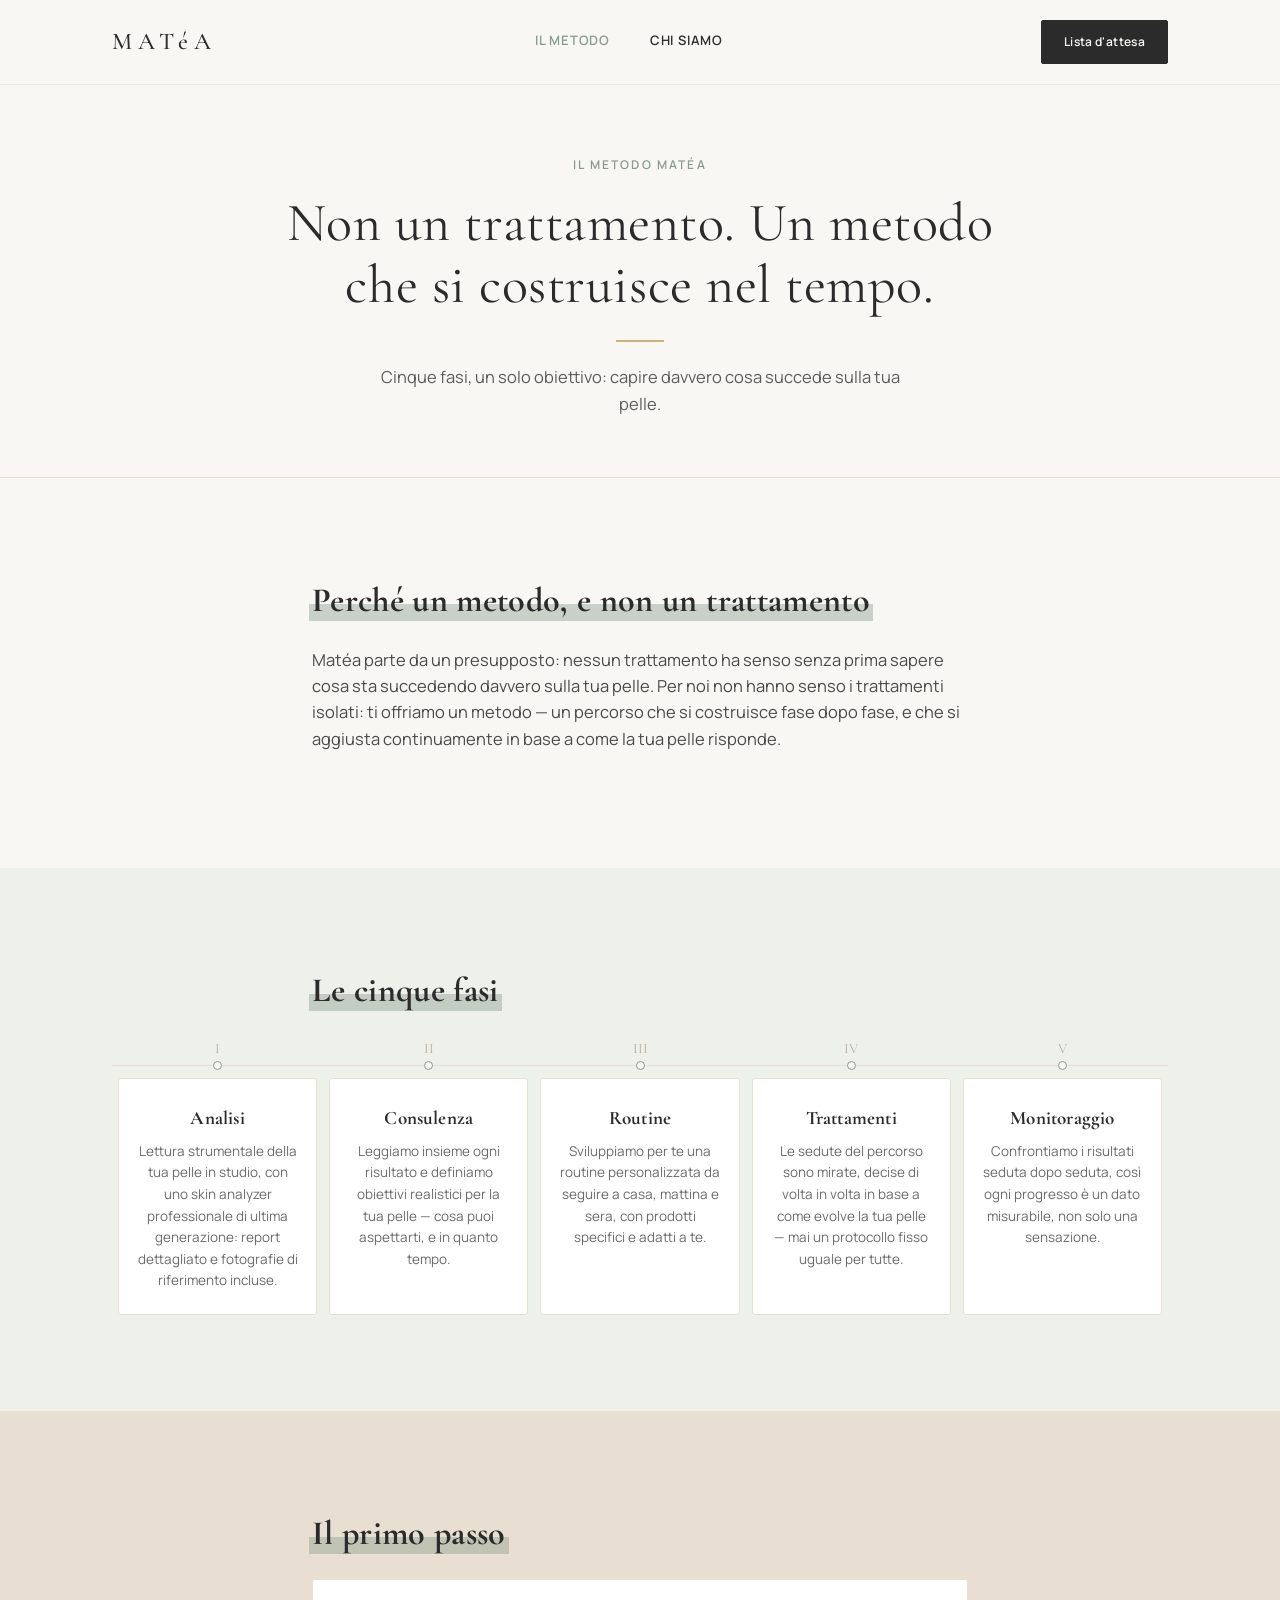
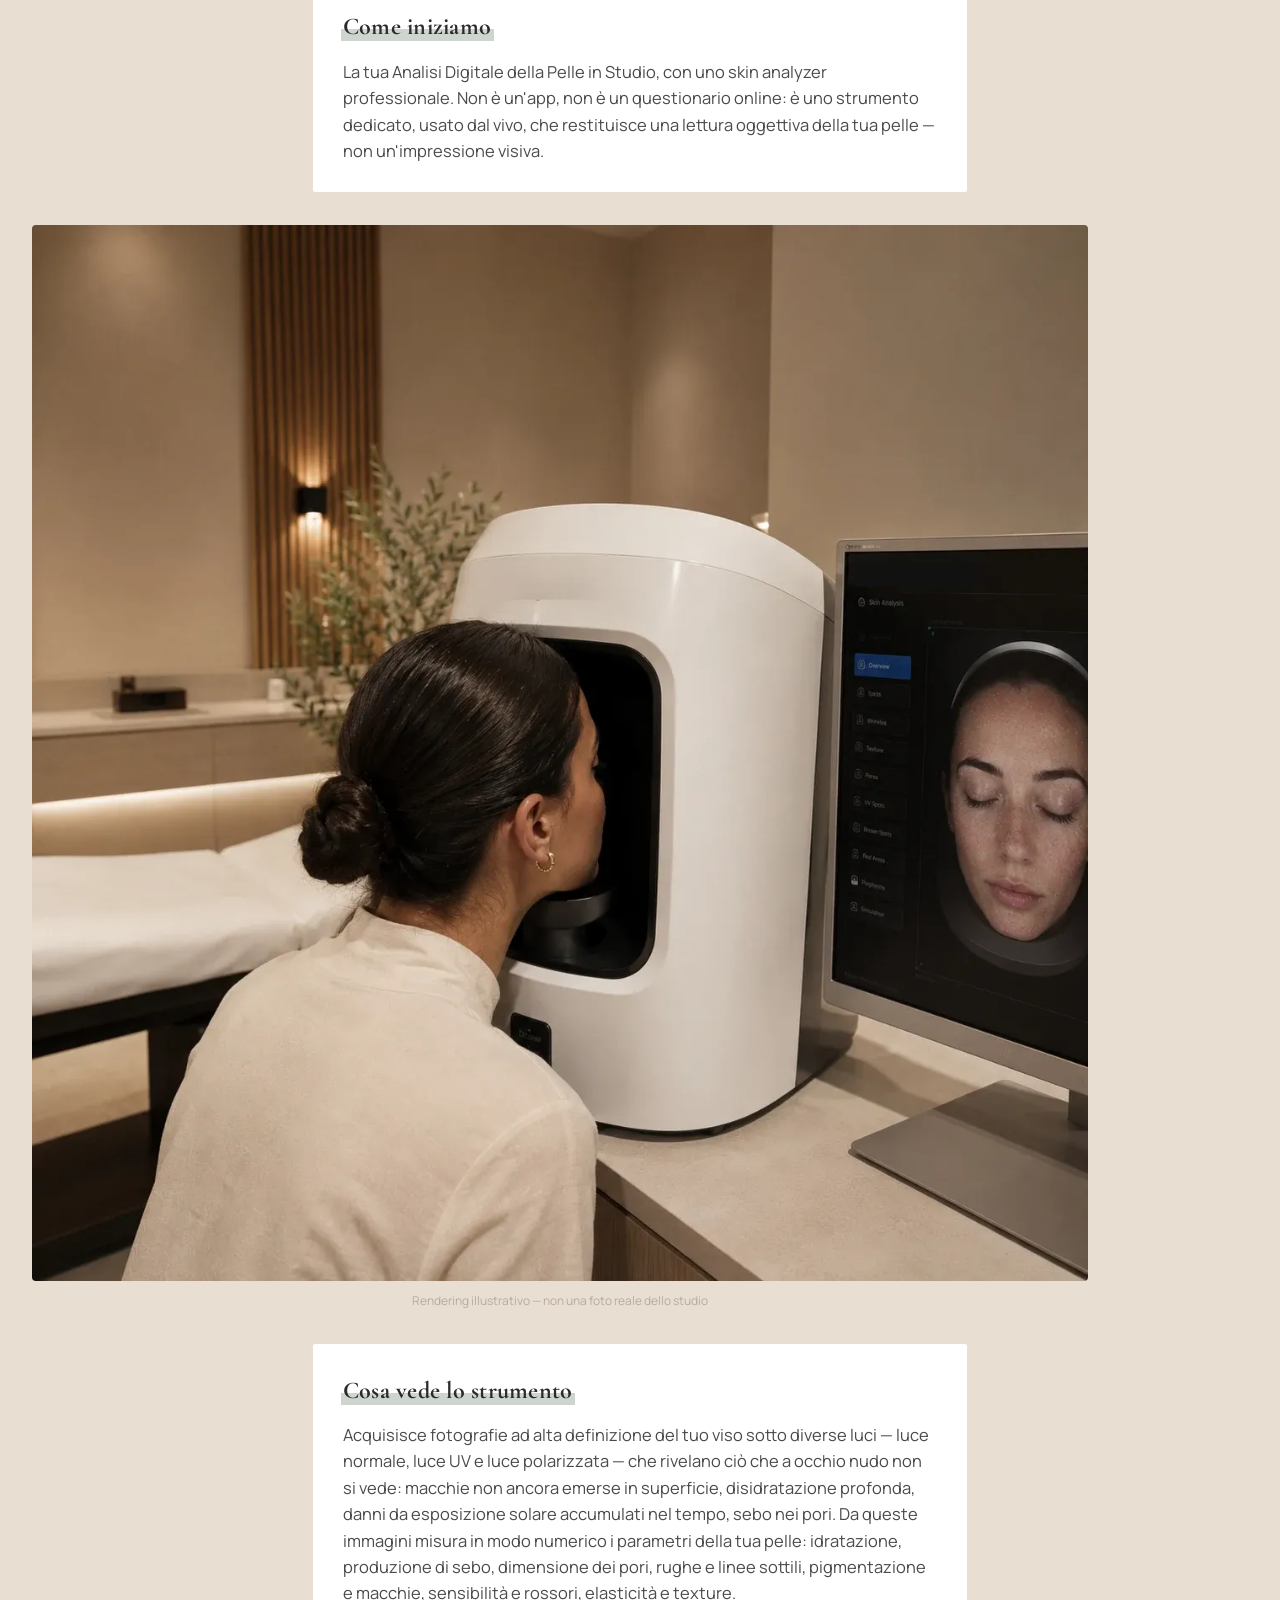
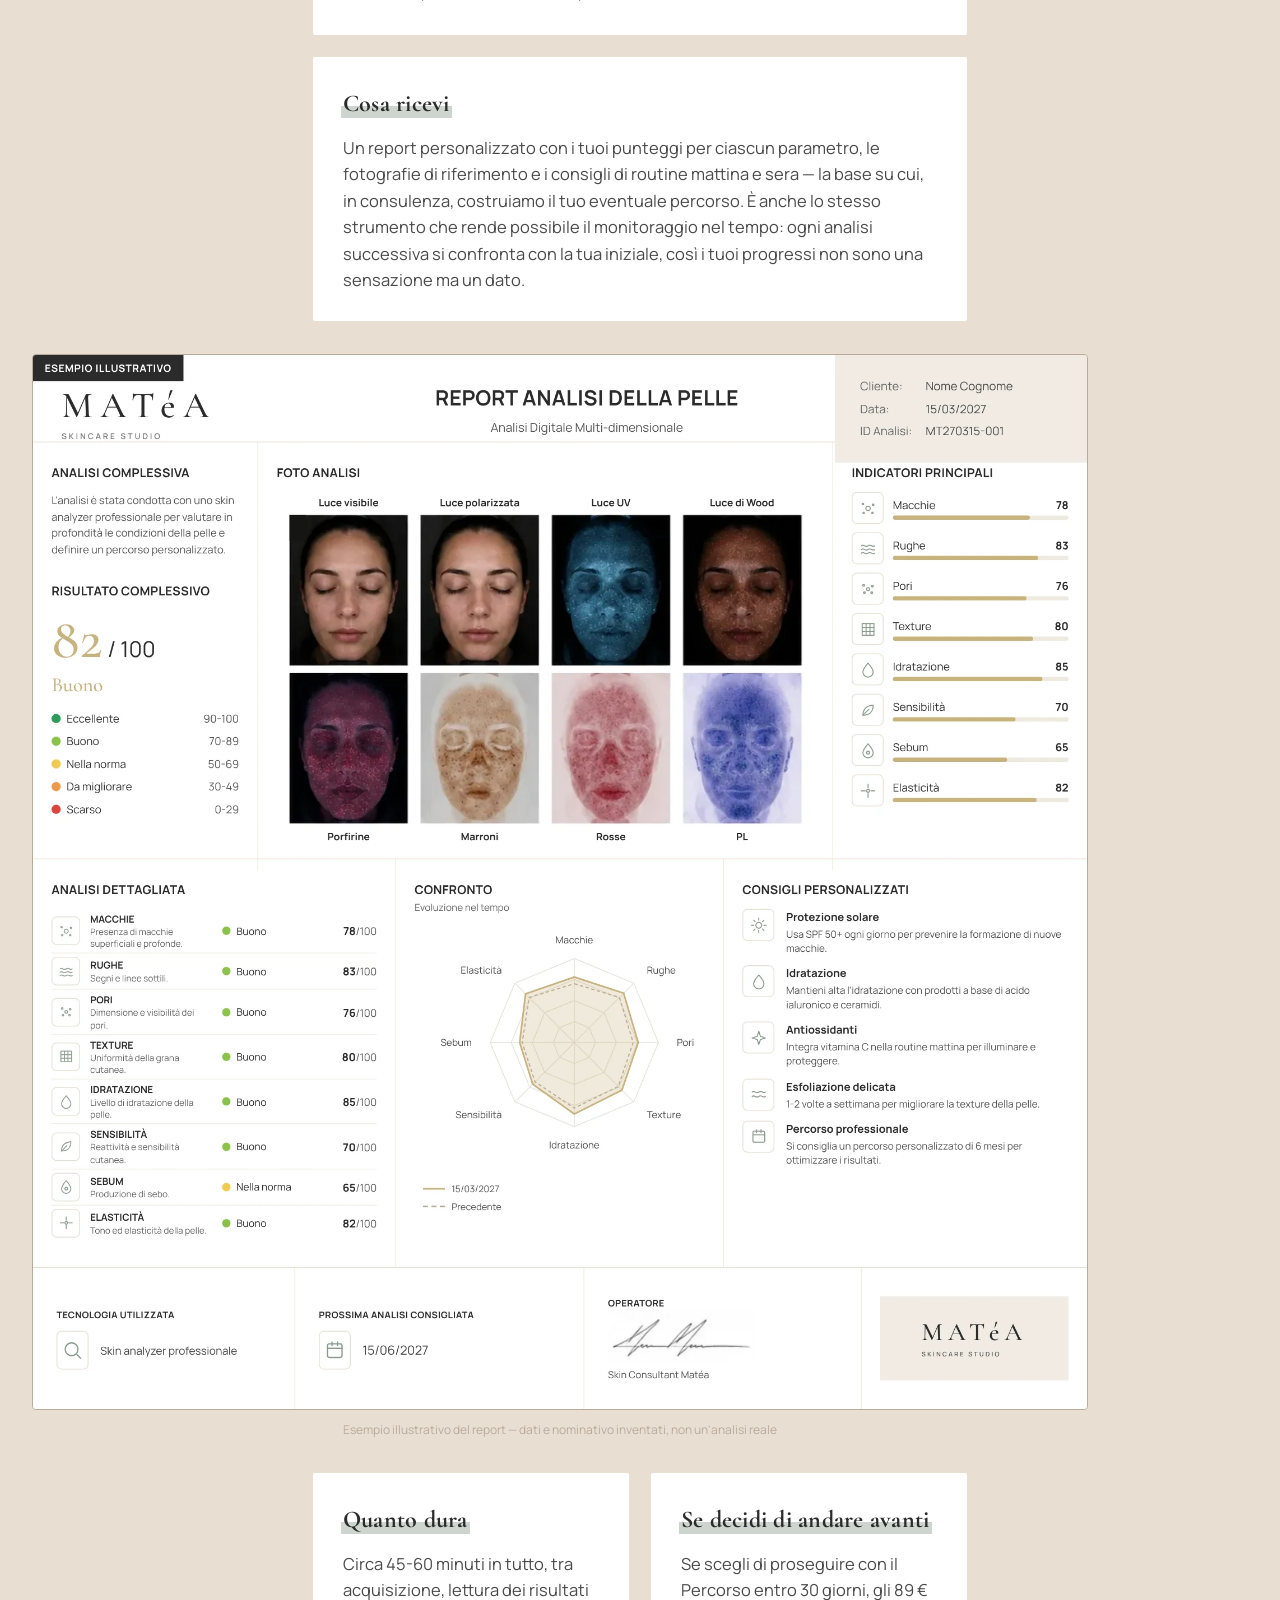
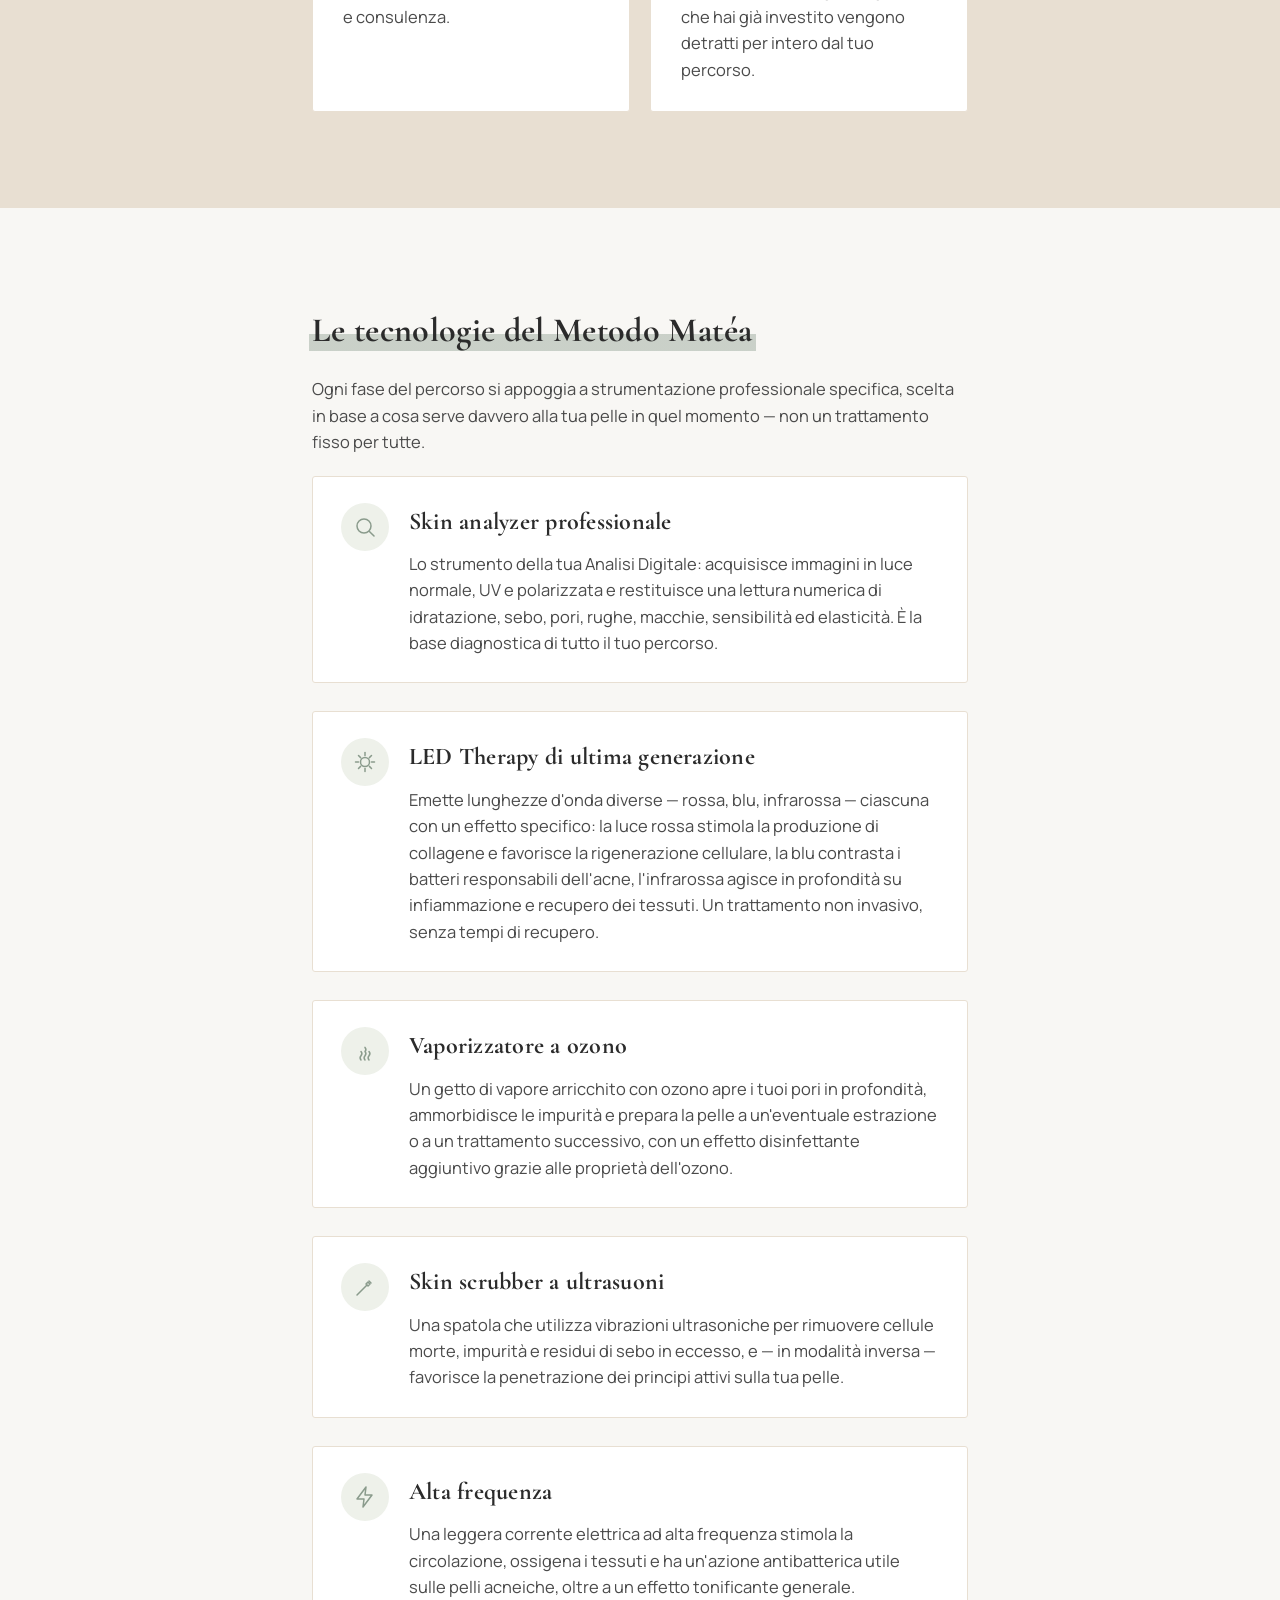
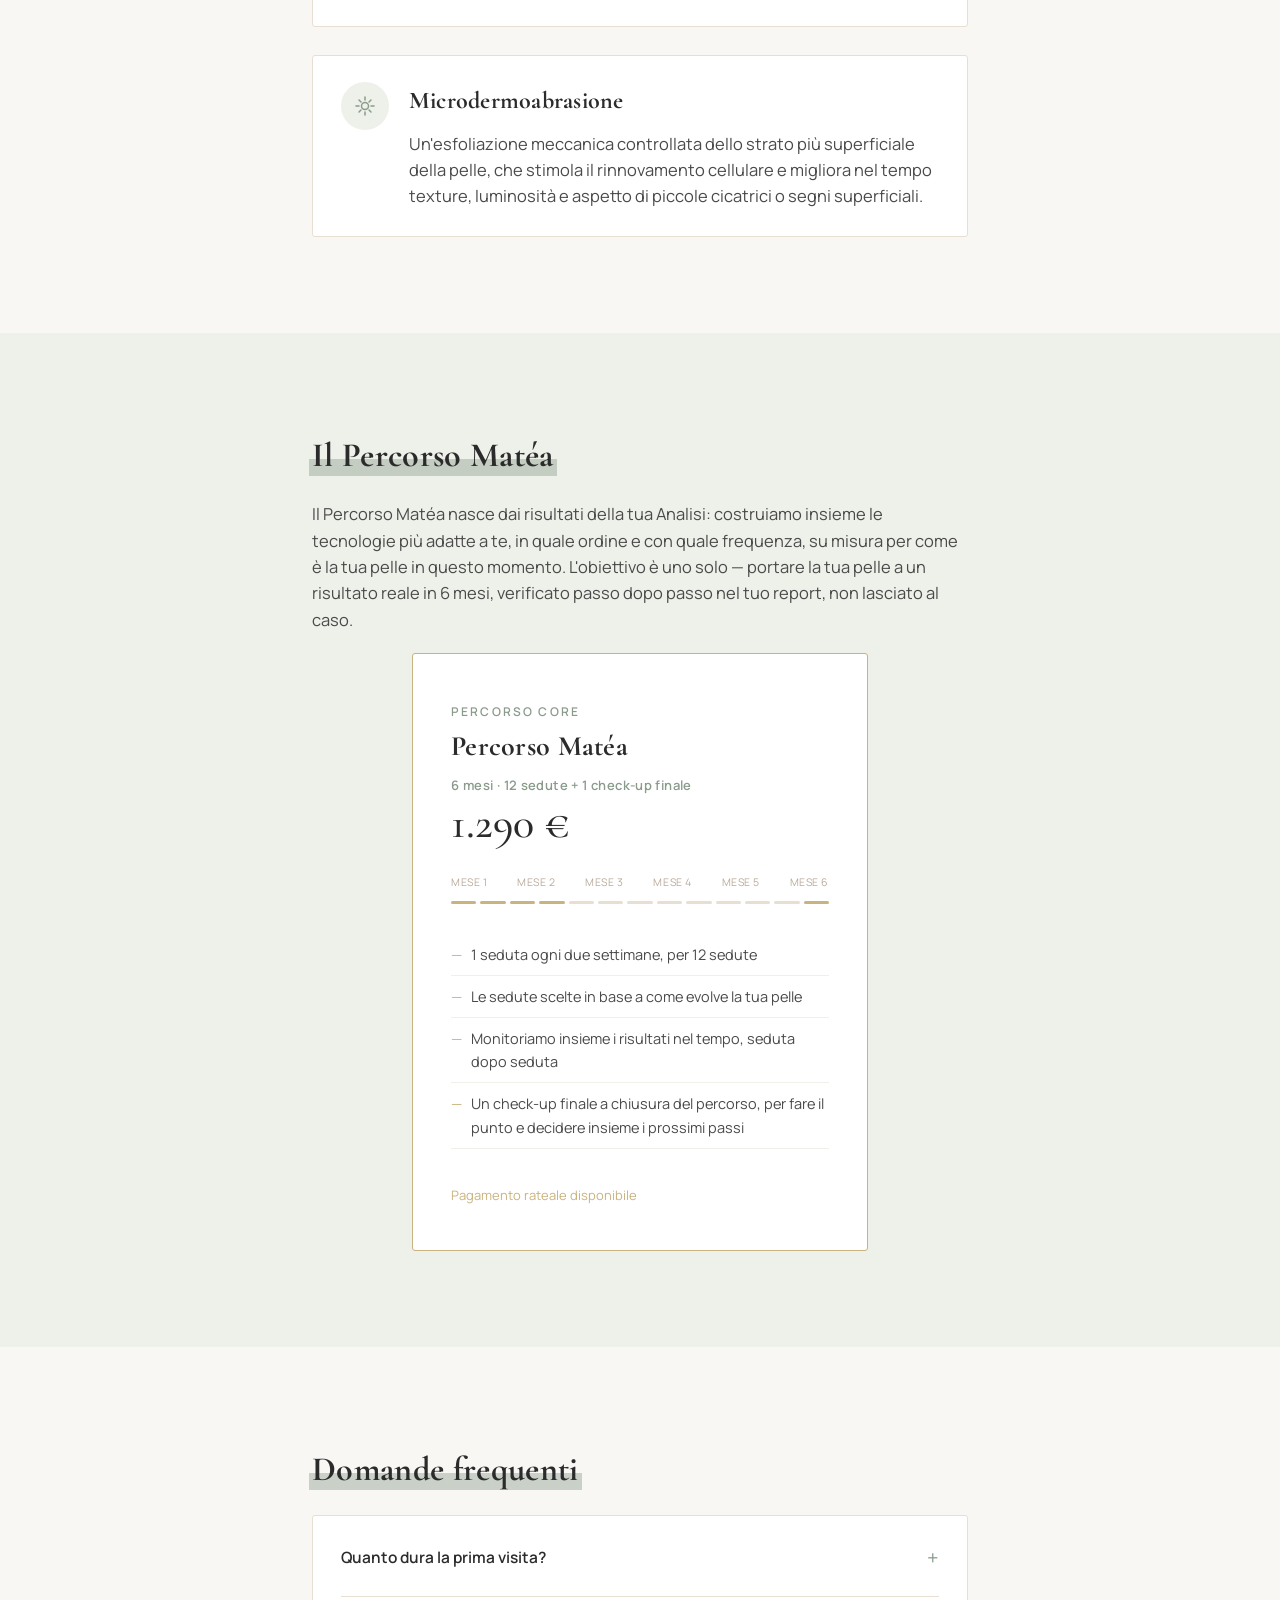
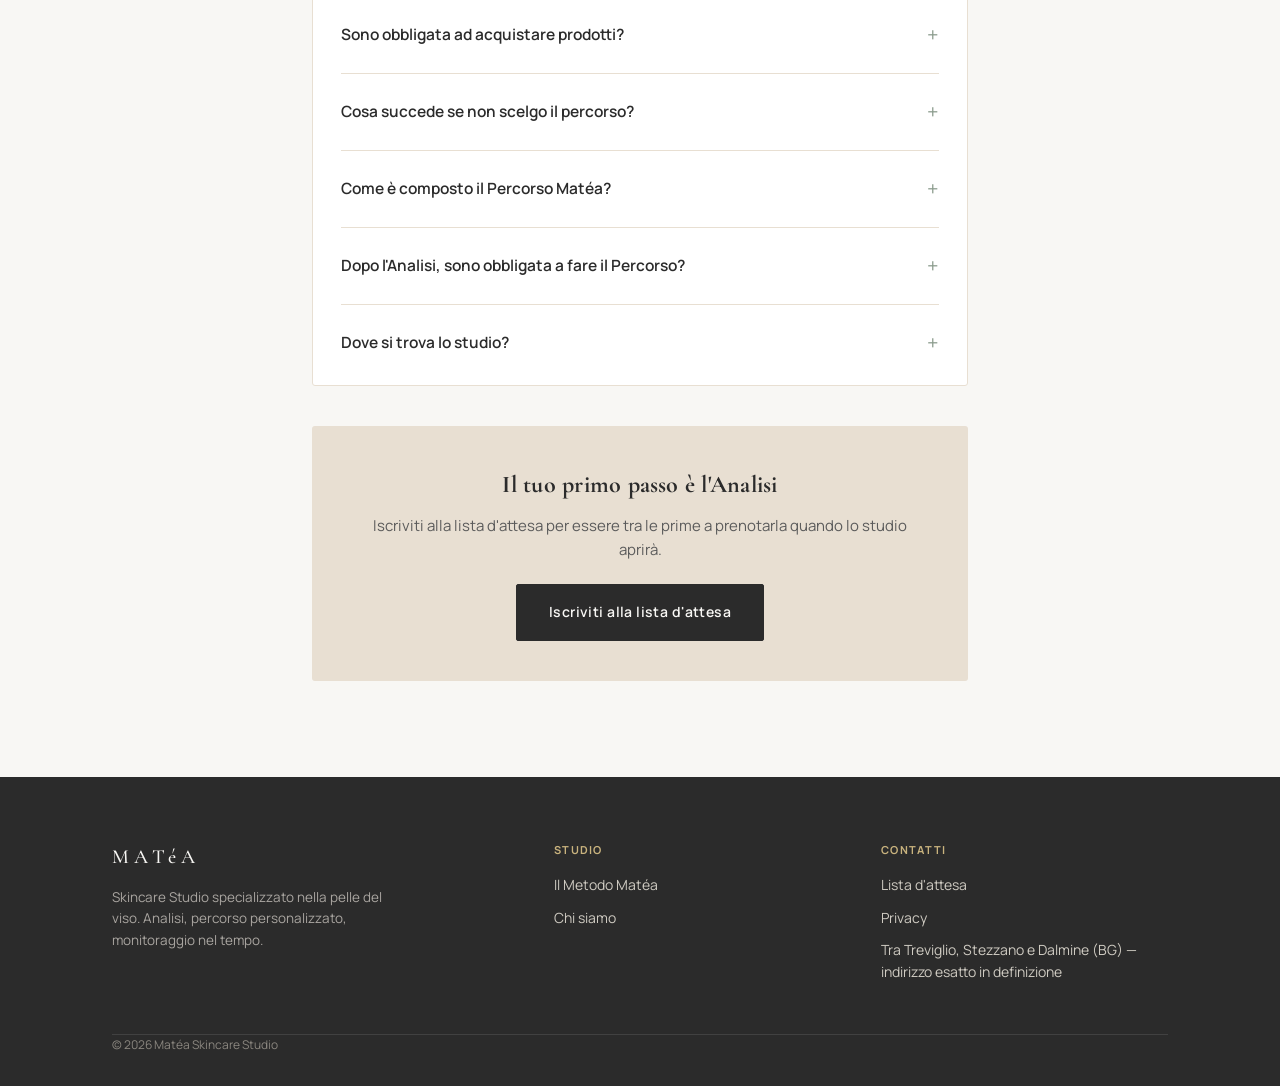
<file: metodo.html>
<!DOCTYPE html>
<html lang="it">
<head>
<meta charset="UTF-8">
<meta name="viewport" content="width=device-width, initial-scale=1.0, maximum-scale=1.0, user-scalable=no, viewport-fit=cover">
<title>Il Metodo Matéa — Analisi, percorso e monitoraggio della pelle</title>
<meta name="description" content="Scopri il Metodo Matéa: analisi digitale in studio, consulenza, routine personalizzata, percorso di 12 sedute in 6 mesi e monitoraggio continuo dei risultati.">
<link rel="canonical" href="https://danielsportelli.github.io/matea/metodo.html">
<meta name="theme-color" content="#2B2B2B">
<link rel="icon" type="image/png" href="immagini/favicon.png">
<link rel="apple-touch-icon" href="immagini/favicon.png">
<meta property="og:title" content="Il Metodo Matéa">
<meta property="og:description" content="Analisi digitale in studio, consulenza, routine personalizzata, percorso e monitoraggio continuo. Non un trattamento: un metodo.">
<meta property="og:image" content="https://danielsportelli.github.io/matea/og.png">
<meta property="og:image:width" content="1200">
<meta property="og:image:height" content="630">
<meta name="twitter:image" content="https://danielsportelli.github.io/matea/og.png">
<meta property="og:url" content="https://danielsportelli.github.io/matea/metodo.html">
<meta property="og:type" content="website">
<meta name="twitter:card" content="summary_large_image">
<link rel="preconnect" href="https://fonts.googleapis.com">
<link href="https://fonts.googleapis.com/css2?family=Cormorant+Garamond:ital,wght@0,300;0,400;0,500;0,700;1,400&family=Manrope:wght@400;500;600;700&display=swap" rel="stylesheet">
<style>
  :root{
    --warm-white:#F8F7F4;
    --beige:#E8DFD2;
    --taupe:#B9AA9B;
    --charcoal:#2B2B2B;
    --sage:#8A9B8C;
    --gold:#C9B37E;
    --tint-sage:#EEF1EA;
  }
  *{box-sizing:border-box; margin:0; padding:0;}
  html{scroll-behavior:smooth;}
  body{
    background:var(--warm-white);
    color:var(--charcoal);
    font-family:'Manrope', sans-serif;
    font-weight:400;
    line-height:1.6;
    -webkit-font-smoothing:antialiased;
  }
  a{color:inherit; text-decoration:none;}
  img{max-width:100%; display:block;}
  .wrap{max-width:1120px; margin:0 auto; padding:0 32px;}
  h1,h2,h3{
    font-family:'Cormorant Garamond', serif;
    font-weight:400;
    color:var(--charcoal);
    letter-spacing:0.01em;
  }
  .eyebrow{
    font-size:12px;
    letter-spacing:0.18em;
    text-transform:uppercase;
    color:var(--sage);
    font-weight:600;
  }
  button, .btn{
    display:inline-block;
    font-family:'Manrope', sans-serif;
    font-weight:600;
    font-size:14px;
    letter-spacing:0.03em;
    padding:16px 32px;
    border-radius:2px;
    cursor:pointer;
    transition:all .25s ease;
    border:1px solid var(--charcoal);
  }
  .btn-primary{ background:var(--charcoal); color:var(--warm-white); }
  .btn-primary:hover{ background:#000; }
  .btn-outline{ background:transparent; color:var(--charcoal); }
  .btn-outline:hover{ background:var(--charcoal); color:var(--warm-white); }
  a:focus-visible, button:focus-visible{ outline:2px solid var(--sage); outline-offset:3px; }

  /* scroll reveal */
  .reveal{ opacity:0; transform:translateY(18px); transition:opacity .7s ease, transform .7s ease; }
  .reveal.in-view{ opacity:1; transform:translateY(0); }
  @media (prefers-reduced-motion: reduce){
    .reveal{ transition:none; opacity:1; transform:none; }
  }

  /* ---------- NAV ---------- */
  header{
    position:sticky; top:0; z-index:50;
    background:rgba(248,247,244,0.92);
    backdrop-filter:blur(6px);
    border-bottom:1px solid rgba(43,43,43,0.08);
  }
  nav.wrap{ display:flex; align-items:center; justify-content:space-between; height:84px; }
  .logo{ font-family:'Cormorant Garamond', serif; font-size:24px; letter-spacing:0.24em; font-weight:500; }
  .nav-links{ display:flex; gap:40px; font-size:13px; letter-spacing:0.06em; text-transform:uppercase; font-weight:600; }
  .nav-links a{ position:relative; padding-bottom:4px; }
  .nav-links a::after{ content:""; position:absolute; left:0; bottom:0; width:0; height:1px; background:var(--gold); transition:width .25s ease; }
  .nav-links a:hover::after{ width:100%; }
  .nav-cta .btn{ padding:11px 22px; font-size:12px; }

  /* ---------- HERO ---------- */
  .hero{ padding:110px 0 90px; text-align:center; }
  .hero .eyebrow{ display:block; margin-bottom:24px; }
  .hero h1{ font-size:clamp(40px, 6vw, 68px); line-height:1.12; max-width:820px; margin:0 auto; }
  .hero h1 em{ font-style:italic; color:var(--sage); }
  .hero p.sub{ max-width:520px; margin:28px auto 0; color:#5b5b5b; font-size:17px; }
  .hero .cta-row{ display:flex; gap:18px; justify-content:center; margin-top:40px; flex-wrap:wrap; }
  .hero .price-note{ margin-top:18px; font-size:13px; letter-spacing:0.01em; color:#7d7469; max-width:440px; margin-left:auto; margin-right:auto; }

  .glow-panel{
    margin-top:64px; height:340px; border-radius:4px;
    background:
      radial-gradient(circle at 30% 30%, rgba(201,179,126,0.35), transparent 55%),
      radial-gradient(circle at 75% 60%, rgba(138,155,140,0.30), transparent 55%),
      linear-gradient(135deg, #efe9df, #e3dccf 60%, #d9d0c0);
    position:relative; overflow:hidden;
  }
  .glow-panel::after{ content:""; position:absolute; inset:0; background:linear-gradient(180deg, rgba(255,255,255,0.15), rgba(0,0,0,0.05)); }
  .glow-panel .ph-label{
    position:absolute; bottom:16px; right:20px; font-size:11px; letter-spacing:0.08em;
    text-transform:uppercase; color:rgba(43,43,43,0.35);
  }

  section{ padding:96px 0; }
  .section-head{ max-width:640px; margin-bottom:56px; }
  .section-head.center{ margin-left:auto; margin-right:auto; text-align:center; }
  .section-head h2{ font-size:clamp(30px,4vw,42px); margin-top:14px; }
  .section-head p{ color:#5b5b5b; margin-top:16px; font-size:16px; }

  /* ---------- METODO — dots/line separati dal testo per allineamento robusto ---------- */
  .metodo-track{ display:flex; position:relative; margin-bottom:8px; }
  .metodo-track::before{
    content:""; position:absolute; top:28px; left:0; right:0; height:1px; background:var(--beige);
  }
  .metodo-node{ flex:1; text-align:center; padding:0 10px; position:relative; z-index:2; }
  .metodo-node .num{ display:block; height:24px; line-height:24px; font-family:'Cormorant Garamond', serif; font-size:14px; color:var(--taupe); }
  .metodo-node .dot{ width:9px; height:9px; border-radius:50%; background:var(--warm-white); border:1.5px solid var(--sage); margin:0 auto; }
  .metodo-steps{ display:flex; }
  .metodo-step{ flex:1; text-align:center; padding:20px 10px 0; }
  .metodo-step h3{ font-size:19px; margin-bottom:8px; }
  .metodo-step p{ font-size:13.5px; color:#6b6b6b; }

  /* ---------- TRUST STRIP ---------- */
  .trust-strip{ padding:0 0 96px; }
  .trust-grid{ display:grid; grid-template-columns:repeat(3,1fr); gap:1px; background:var(--beige); border:1px solid var(--beige); }
  .trust-item{ background:var(--warm-white); padding:32px 28px; text-align:center; }
  .trust-item .num-big{ font-family:'Cormorant Garamond', serif; font-size:32px; color:var(--sage); display:block; margin-bottom:6px; }
  .trust-item p{ font-size:13.5px; color:#5b5b5b; }

  /* ---------- POSIZIONAMENTO ---------- */
  .quote-band{ background:var(--charcoal); color:var(--warm-white); }
  .quote-band .wrap{ text-align:center; }
  .quote-band p.eyebrow{ color:var(--gold); }
  .quote-band blockquote{
    font-family:'Cormorant Garamond', serif; font-style:italic; font-size:clamp(24px,3.4vw,36px);
    line-height:1.4; max-width:760px; margin:22px auto 0; color:var(--warm-white);
  }

  /* ---------- PERCORSI ---------- */
  .funnel-note{ font-size:14px; color:#6b6b6b; margin-top:-30px; margin-bottom:40px; max-width:560px; }
  .cards{ display:grid; grid-template-columns:1fr 1.15fr; gap:28px; align-items:start; position:relative; }
  .flow-arrow{
    display:flex; align-items:center; justify-content:center; color:var(--taupe); font-size:13px;
    letter-spacing:0.06em; text-transform:uppercase; grid-column:1/-1; margin:-4px 0 4px; gap:10px;
  }
  .flow-arrow::before, .flow-arrow::after{ content:""; height:1px; width:60px; background:var(--beige); }
  .card{ background:#fff; border:1px solid var(--beige); padding:44px 38px; border-radius:3px; }
  .card .eyebrow{ margin-bottom:10px; }
  .card h3{ font-size:28px; margin-bottom:6px; }
  .card .price{ font-size:15px; color:var(--sage); font-weight:600; margin-bottom:22px; }
  .card ul{ list-style:none; margin-bottom:28px; }
  .card li{ font-size:14.5px; padding:9px 0 9px 20px; position:relative; border-bottom:1px solid #f1efe9; color:#4a4a4a; }
  .card li::before{ content:"—"; position:absolute; left:0; color:var(--gold); }
  .card.featured{ background:#fff; color:var(--charcoal); border:1.5px solid var(--gold); }
  .card.featured li{ color:#4a4a4a; border-color:#f1efe9; }
  .card.featured h3{ color:var(--charcoal); }
  .card.featured .price{ color:var(--sage); }
  .card.featured .funnel-callout{
    font-size:13px; color:var(--taupe); border-top:1px solid var(--beige); padding-top:18px; margin-top:6px;
  }

  .percorso-track{ margin:26px 0 30px; }
  .percorso-track .months{ display:flex; justify-content:space-between; font-size:10.5px; letter-spacing:0.05em; text-transform:uppercase; color:var(--taupe); margin-bottom:10px; }
  .percorso-track .ticks{ display:flex; gap:4px; }
  .tick{ flex:1; height:3px; background:var(--beige); border-radius:2px; }
  .tick.done{ background:var(--gold); }

  /* ---------- CHI SIAMO ---------- */
  .founder{ display:grid; grid-template-columns:1fr 1fr; gap:64px; align-items:center; }
  .founder .glow-panel{ margin-top:0; height:420px; }
  .founder h2{ font-size:clamp(28px,3.6vw,38px); margin:14px 0 20px; }
  .founder p{ color:#5b5b5b; margin-bottom:14px; }

  /* ---------- FAQ ---------- */
  .faq{ max-width:760px; margin:0 auto; }
  .faq-item{ border-bottom:1px solid var(--beige); padding:22px 0; }
  .faq-item summary{ cursor:pointer; font-weight:600; font-size:15.5px; list-style:none; display:flex; justify-content:space-between; align-items:center; }
  .faq-item summary::-webkit-details-marker{ display:none; }
  .faq-item summary::after{ content:"+"; font-size:20px; color:var(--sage); font-weight:400; }
  .faq-item[open] summary::after{ content:"–"; }
  .faq-item p{ margin-top:12px; font-size:14.5px; color:#5b5b5b; max-width:640px; }

  /* ---------- CTA FINALE ---------- */
  .cta-final{ text-align:center; background:var(--beige); }
  .cta-final h2{ font-size:clamp(28px,4vw,40px); max-width:640px; margin:16px auto 12px; }
  .cta-final .price-note{ font-size:13px; color:#7d7469; margin-bottom:30px; }

  footer{ background:var(--charcoal); color:#cfcbc2; padding:64px 0 32px; font-size:14px; }
  .foot-grid{ display:grid; grid-template-columns:1.4fr 1fr 1fr; gap:40px; padding-bottom:40px; border-bottom:1px solid rgba(255,255,255,0.1); }
  footer .logo{ color:var(--warm-white); font-size:20px; }
  footer p{ margin-top:14px; max-width:280px; color:#a9a5a0; font-size:13.5px; }
  footer h4{ font-size:11px; letter-spacing:0.12em; text-transform:uppercase; color:var(--gold); margin-bottom:16px; font-weight:700; }
  footer ul{ list-style:none; }
  footer li{ margin-bottom:10px; }
  footer li a:hover{ color:var(--warm-white); }
  .foot-bottom{ display:flex; justify-content:space-between; padding-top:24px; font-size:12px; color:#8a867f; flex-wrap:wrap; gap:10px; }

  @media (max-width: 860px){
    .nav-links{ display:none; }
    .cards{ grid-template-columns:1fr; }
    .flow-arrow{ margin:4px 0; }
    .founder{ grid-template-columns:1fr; }
    .founder .glow-panel{ order:-1; height:280px; }
    .foot-grid{ grid-template-columns:1fr; gap:28px; }
    .trust-grid{ grid-template-columns:1fr; }
    .metodo-track{ display:none; }
    .metodo-steps{ flex-direction:column; gap:22px; }
    .metodo-step{ text-align:left; padding:0; display:flex; flex-direction:column; }
  }


  /* ---------- SUB-PAGE HERO ---------- */
  .page-hero{ padding:70px 0 60px; text-align:center; border-bottom:1px solid var(--beige); }
  .page-hero .eyebrow{ display:block; margin-bottom:18px; }
  .page-hero h1{ font-size:clamp(34px,5vw,54px); line-height:1.15; max-width:760px; margin:0 auto; }
  .page-hero p.sub{ max-width:560px; margin:22px auto 0; color:#5b5b5b; font-size:16.5px; }
  .breadcrumb{ font-size:12px; letter-spacing:0.05em; color:var(--taupe); margin-bottom:18px; }
  .breadcrumb a{ color:var(--sage); }
  .breadcrumb a:hover{ text-decoration:underline; }

  /* long-form article typography */
  .prose{ max-width:720px; }
  .prose p{ color:#4a4a4a; font-size:16.5px; margin-bottom:20px; }
  .prose h2{ font-size:clamp(26px,3.4vw,34px); margin:56px 0 18px; }
  .prose h2:first-child{ margin-top:0; }

  .mini-cta{
    background:var(--beige); border-radius:3px; padding:40px; text-align:center; margin-top:40px;
  }
  .mini-cta h3{ font-size:24px; margin-bottom:10px; }
  .mini-cta p{ color:#5b5b5b; margin-bottom:22px; font-size:15px; }


  /* ---------- SAFE AREA (notch) ---------- */
  body{ padding-top: env(safe-area-inset-top); padding-bottom: env(safe-area-inset-bottom); padding-left: env(safe-area-inset-left); padding-right: env(safe-area-inset-right); }
  header{ padding-top: env(safe-area-inset-top); top: 0; }

  /* ---------- ANTI-COPY (soft deterrent, not real protection) ---------- */
  body{ -webkit-user-select:none; -moz-user-select:none; -ms-user-select:none; user-select:none; -webkit-touch-callout:none; }
  input, textarea{ -webkit-user-select:text; -moz-user-select:text; -ms-user-select:text; user-select:text; }
  img{ -webkit-user-drag:none; user-drag:none; pointer-events:none; }
</style>
<link rel="stylesheet" href="matea-ui.css">
</head>
<body>

<header>
  <nav class="wrap">
    <a href="index.html" class="logo">MATéA</a>
    <div class="nav-links">
      <a href="metodo.html" style="color:var(--sage);">Il Metodo</a>
      <a href="chi-siamo.html">Chi siamo</a>
    </div>
    <div class="nav-cta">
      <a href="index.html#contatti" class="btn btn-primary">Lista d'attesa</a>
    </div>
  </nav>
</header>

<main>
  <section class="page-hero">
    <div class="wrap reveal">
      <span class="eyebrow">Il Metodo Matéa</span>
      <h1>Non un trattamento. Un metodo che si costruisce nel tempo.</h1>
      <p class="sub">Cinque fasi, un solo obiettivo: capire davvero cosa succede sulla tua pelle.</p>
    </div>
  </section>

  <section>
    <div class="wrap reveal prose">
      <h2><span class="hl">Perché un metodo, e non un trattamento</span></h2>
      <p>Matéa parte da un presupposto: nessun trattamento ha senso senza prima sapere cosa sta succedendo davvero sulla tua pelle. Per noi non hanno senso i trattamenti isolati: ti offriamo un metodo — un percorso che si costruisce fase dopo fase, e che si aggiusta continuamente in base a come la tua pelle risponde.</p>
    </div>
  </section>

  <section style="background:var(--tint-sage);">
    <div class="wrap reveal prose">
      <h2><span class="hl">Le cinque fasi</span></h2>
    </div>
    <div class="wrap reveal" style="margin-top:8px;">
      <div class="metodo-track">
        <div class="metodo-node"><span class="num">I</span><div class="dot"></div></div>
        <div class="metodo-node"><span class="num">II</span><div class="dot"></div></div>
        <div class="metodo-node"><span class="num">III</span><div class="dot"></div></div>
        <div class="metodo-node"><span class="num">IV</span><div class="dot"></div></div>
        <div class="metodo-node"><span class="num">V</span><div class="dot"></div></div>
      </div>
      <div class="metodo-steps">
        <div class="metodo-step"><h3>Analisi</h3><p>Lettura strumentale della tua pelle in studio, con uno skin analyzer professionale di ultima generazione: report dettagliato e fotografie di riferimento incluse.</p></div>
        <div class="metodo-step"><h3>Consulenza</h3><p>Leggiamo insieme ogni risultato e definiamo obiettivi realistici per la tua pelle — cosa puoi aspettarti, e in quanto tempo.</p></div>
        <div class="metodo-step"><h3>Routine</h3><p>Sviluppiamo per te una routine personalizzata da seguire a casa, mattina e sera, con prodotti specifici e adatti a te.</p></div>
        <div class="metodo-step"><h3>Trattamenti</h3><p>Le sedute del percorso sono mirate, decise di volta in volta in base a come evolve la tua pelle — mai un protocollo fisso uguale per tutte.</p></div>
        <div class="metodo-step"><h3>Monitoraggio</h3><p>Confrontiamo i risultati seduta dopo seduta, così ogni progresso è un dato misurabile, non solo una sensazione.</p></div>
      </div>
    </div>
  </section>

  <section style="background:var(--beige);">
    <div class="wrap reveal prose">
      <h2><span class="hl">Il primo passo</span></h2>
      <div class="info-card"><h3><span class="hl">Come iniziamo</span></h3><p>La tua Analisi Digitale della Pelle in Studio, con uno skin analyzer professionale. Non è un'app, non è un questionario online: è uno strumento dedicato, usato dal vivo, che restituisce una lettura oggettiva della tua pelle — non un'impressione visiva.</p></div>
    </div>
    <div class="wrap reveal" style="margin:32px 0;">
      <img src="immagini/analisi-in-studio.webp" alt="Illustrazione di un'analisi della pelle con skin analyzer professionale" style="width:100%; border-radius:4px; display:block;">
      <p style="font-size:12px; color:var(--taupe); margin-top:10px; text-align:center;">Rendering illustrativo — non una foto reale dello studio</p>
    </div>
    <div class="wrap reveal prose">
      <div class="info-card"><h3><span class="hl">Cosa vede lo strumento</span></h3><p>Acquisisce fotografie ad alta definizione del tuo viso sotto diverse luci — luce normale, luce UV e luce polarizzata — che rivelano ciò che a occhio nudo non si vede: macchie non ancora emerse in superficie, disidratazione profonda, danni da esposizione solare accumulati nel tempo, sebo nei pori. Da queste immagini misura in modo numerico i parametri della tua pelle: idratazione, produzione di sebo, dimensione dei pori, rughe e linee sottili, pigmentazione e macchie, sensibilità e rossori, elasticità e texture.</p></div>
      <div class="info-card"><h3><span class="hl">Cosa ricevi</span></h3><p>Un report personalizzato con i tuoi punteggi per ciascun parametro, le fotografie di riferimento e i consigli di routine mattina e sera — la base su cui, in consulenza, costruiamo il tuo eventuale percorso. È anche lo stesso strumento che rende possibile il monitoraggio nel tempo: ogni analisi successiva si confronta con la tua iniziale, così i tuoi progressi non sono una sensazione ma un dato.</p></div>
    </div>
    <div class="wrap reveal" style="margin:32px 0;">
      <img src="immagini/esempio-report.webp" alt="Esempio illustrativo di report di analisi della pelle" style="width:100%; border-radius:4px; display:block; border:1px solid var(--taupe);">
      <p style="font-size:12px; color:var(--taupe); margin-top:10px; text-align:center;">Esempio illustrativo del report — dati e nominativo inventati, non un'analisi reale</p>
    </div>
    <div class="wrap reveal prose">
      <div class="info-grid"><div class="info-card"><h3><span class="hl">Quanto dura</span></h3><p>Circa 45-60 minuti in tutto, tra acquisizione, lettura dei risultati e consulenza.</p></div>
      <div class="info-card"><h3><span class="hl">Se decidi di andare avanti</span></h3><p>Se scegli di proseguire con il Percorso entro 30 giorni, gli 89 € che hai già investito vengono detratti per intero dal tuo percorso.</p></div></div>
    </div>
  </section>

  <section>
    <div class="wrap reveal prose">
      <h2><span class="hl">Le tecnologie del Metodo Matéa</span></h2>
      <p>Ogni fase del percorso si appoggia a strumentazione professionale specifica, scelta in base a cosa serve davvero alla tua pelle in quel momento — non un trattamento fisso per tutte.</p>
    </div>

    <div class="wrap reveal prose">
      <style>
        .tech-item{ display:flex; gap:20px; align-items:flex-start; }
        .tech-icon{
          flex-shrink:0; width:48px; height:48px; border-radius:50%;
          background:var(--tint-sage); display:flex; align-items:center; justify-content:center;
        }
        .tech-icon svg{ width:24px; height:24px; stroke:var(--sage); }
        .tech-item h3{ font-size:20px; margin-bottom:8px; color:var(--charcoal); font-family:'Manrope',sans-serif; font-weight:700; }
        .tech-item p{ margin-bottom:0; }
      </style>
      <div style="display:grid; gap:28px;">
        <div class="tech-item">
          <div class="tech-icon">
            <svg viewBox="0 0 24 24" fill="none" stroke-width="1.5" stroke-linecap="round" stroke-linejoin="round"><circle cx="11" cy="11" r="7"/><line x1="21" y1="21" x2="16.2" y2="16.2"/></svg>
          </div>
          <div>
            <h3>Skin analyzer professionale</h3>
            <p>Lo strumento della tua Analisi Digitale: acquisisce immagini in luce normale, UV e polarizzata e restituisce una lettura numerica di idratazione, sebo, pori, rughe, macchie, sensibilità ed elasticità. È la base diagnostica di tutto il tuo percorso.</p>
          </div>
        </div>
        <div class="tech-item">
          <div class="tech-icon">
            <svg viewBox="0 0 24 24" fill="none" stroke-width="1.5" stroke-linecap="round" stroke-linejoin="round"><circle cx="12" cy="12" r="4.5"/><line x1="12" y1="2.5" x2="12" y2="5.5"/><line x1="12" y1="18.5" x2="12" y2="21.5"/><line x1="2.5" y1="12" x2="5.5" y2="12"/><line x1="18.5" y1="12" x2="21.5" y2="12"/><line x1="5.5" y1="5.5" x2="7.6" y2="7.6"/><line x1="16.4" y1="16.4" x2="18.5" y2="18.5"/><line x1="5.5" y1="18.5" x2="7.6" y2="16.4"/><line x1="16.4" y1="7.6" x2="18.5" y2="5.5"/></svg>
          </div>
          <div>
            <h3>LED Therapy di ultima generazione</h3>
            <p>Emette lunghezze d'onda diverse — rossa, blu, infrarossa — ciascuna con un effetto specifico: la luce rossa stimola la produzione di collagene e favorisce la rigenerazione cellulare, la blu contrasta i batteri responsabili dell'acne, l'infrarossa agisce in profondità su infiammazione e recupero dei tessuti. Un trattamento non invasivo, senza tempi di recupero.</p>
          </div>
        </div>
        <div class="tech-item">
          <div class="tech-icon">
            <svg viewBox="0 0 24 24" fill="none" stroke-width="1.5" stroke-linecap="round" stroke-linejoin="round"><path d="M8 21c-1.2-1.4-1.2-2.8 0-4.2 1.2-1.4 1.2-2.8 0-4.2"/><path d="M12 21c-1.2-1.4-1.2-2.8 0-4.2 1.2-1.4 1.2-2.8 0-4.2 1.2-1.4 1.2-2.8 0-4.2"/><path d="M16 21c-1.2-1.4-1.2-2.8 0-4.2 1.2-1.4 1.2-2.8 0-4.2"/></svg>
          </div>
          <div>
            <h3>Vaporizzatore a ozono</h3>
            <p>Un getto di vapore arricchito con ozono apre i tuoi pori in profondità, ammorbidisce le impurità e prepara la pelle a un'eventuale estrazione o a un trattamento successivo, con un effetto disinfettante aggiuntivo grazie alle proprietà dell'ozono.</p>
          </div>
        </div>
        <div class="tech-item">
          <div class="tech-icon">
            <svg viewBox="0 0 24 24" fill="none" stroke-width="1.5" stroke-linecap="round" stroke-linejoin="round"><line x1="4" y1="20" x2="14" y2="10"/><path d="M13 9l2-2 2 2-2 2z"/><line x1="16" y1="6" x2="18" y2="8"/></svg>
          </div>
          <div>
            <h3>Skin scrubber a ultrasuoni</h3>
            <p>Una spatola che utilizza vibrazioni ultrasoniche per rimuovere cellule morte, impurità e residui di sebo in eccesso, e — in modalità inversa — favorisce la penetrazione dei principi attivi sulla tua pelle.</p>
          </div>
        </div>
        <div class="tech-item">
          <div class="tech-icon">
            <svg viewBox="0 0 24 24" fill="none" stroke-width="1.5" stroke-linecap="round" stroke-linejoin="round"><polygon points="13 2 4 14 11 14 10 22 19 10 12 10 13 2"/></svg>
          </div>
          <div>
            <h3>Alta frequenza</h3>
            <p>Una leggera corrente elettrica ad alta frequenza stimola la circolazione, ossigena i tessuti e ha un'azione antibatterica utile sulle pelli acneiche, oltre a un effetto tonificante generale.</p>
          </div>
        </div>
        <div class="tech-item">
          <div class="tech-icon">
            <svg viewBox="0 0 24 24" fill="none" stroke-width="1.5" stroke-linecap="round" stroke-linejoin="round"><path d="M12 3v3M12 18v3M3 12h3M18 12h3M6 6l2 2M16 16l2 2M6 18l2-2M16 8l2-2"/><circle cx="12" cy="12" r="3.5"/></svg>
          </div>
          <div>
            <h3>Microdermoabrasione</h3>
            <p>Un'esfoliazione meccanica controllata dello strato più superficiale della pelle, che stimola il rinnovamento cellulare e migliora nel tempo texture, luminosità e aspetto di piccole cicatrici o segni superficiali.</p>
          </div>
        </div>
      </div>
    </div>
  </section>

  <section style="background:var(--tint-sage);">
    <div class="wrap reveal prose">
      <h2><span class="hl">Il Percorso Matéa</span></h2>
      <p>Il Percorso Matéa nasce dai risultati della tua Analisi: costruiamo insieme le tecnologie più adatte a te, in quale ordine e con quale frequenza, su misura per come è la tua pelle in questo momento. L'obiettivo è uno solo — portare la tua pelle a un risultato reale in 6 mesi, verificato passo dopo passo nel tuo report, non lasciato al caso.</p>
    </div>

    <div class="wrap reveal" style="max-width:520px;">
      <div class="card featured" style="margin:8px auto 0;">
        <span class="eyebrow">Percorso core</span>
        <h3>Percorso Matéa</h3>
        <div style="font-size:13px; letter-spacing:0.03em; color:var(--sage); margin-bottom:4px; font-weight:600;">6 mesi · 12 sedute + 1 check-up finale</div>
        <div style="font-family:'Cormorant Garamond', serif; font-size:44px; font-weight:500; color:var(--charcoal); line-height:1.1; margin-bottom:22px;">1.290 €</div>
        <div class="percorso-track">
          <div class="months"><span>Mese 1</span><span>Mese 2</span><span>Mese 3</span><span>Mese 4</span><span>Mese 5</span><span>Mese 6</span></div>
          <div class="ticks">
            <div class="tick done"></div><div class="tick done"></div><div class="tick done"></div><div class="tick done"></div>
            <div class="tick"></div><div class="tick"></div><div class="tick"></div><div class="tick"></div>
            <div class="tick"></div><div class="tick"></div><div class="tick"></div><div class="tick"></div>
            <div class="tick" style="background:var(--gold);"></div>
          </div>
        </div>
        <ul>
          <li>1 seduta ogni due settimane, per 12 sedute</li>
          <li>Le sedute scelte in base a come evolve la tua pelle</li>
          <li>Monitoriamo insieme i risultati nel tempo, seduta dopo seduta</li>
          <li>Un check-up finale a chiusura del percorso, per fare il punto e decidere insieme i prossimi passi</li>
        </ul>
        <p style="font-size:13px; color:var(--gold); padding-top:8px; margin-top:6px;">Pagamento rateale disponibile</p>
      </div>
    </div>
  </section>

  <section>
    <div class="wrap reveal prose">
      <h2><span class="hl">Domande frequenti</span></h2>
      <div class="faq">
        <details class="faq-item">
          <summary>Quanto dura la prima visita?</summary>
          <p>La tua Analisi Digitale della Pelle in Studio, con consulenza e report, richiede circa 45-60 minuti.</p>
        </details>
        <details class="faq-item">
          <summary>Sono obbligata ad acquistare prodotti?</summary>
          <p>No. Puoi usare i prodotti che ti consigliamo, acquistarli da noi o altrove: il nostro obiettivo è costruire un percorso di cui ti fidi, non venderti una linea di prodotti.</p>
        </details>
        <details class="faq-item">
          <summary>Cosa succede se non scelgo il percorso?</summary>
          <p>Nulla di vincolante: la tua Analisi resta un servizio a sé, con report e consigli utili anche se non proseguirai.</p>
        </details>
        <details class="faq-item">
          <summary>Come è composto il Percorso Matéa?</summary>
          <p>12 sedute in 6 mesi, una ogni due settimane, decise di volta in volta in base a come evolve la tua pelle — non un pacchetto fisso di trattamenti prestabiliti. A chiusura del percorso c'è un check-up finale, per fare il punto sui risultati e decidere insieme i prossimi passi.</p>
        </details>
        <details class="faq-item">
          <summary>Dopo l'Analisi, sono obbligata a fare il Percorso?</summary>
          <p>No. L'Analisi non porta automaticamente al Percorso: in base ai risultati potresti aver bisogno solo di una routine più mirata o di un mantenimento semplice. Il Percorso te lo proponiamo solo se emerge davvero questa necessità — è un possibile passo successivo, non una tappa obbligata.</p>
        </details>
        <details class="faq-item">
          <summary>Dove si trova lo studio?</summary>
          <p>La sede esatta è ancora in definizione: sarà tra Treviglio, Stezzano e Dalmine, in provincia di Bergamo. Iscrivendoti alla lista d'attesa sarai avvisata non appena l'indirizzo sarà confermato.</p>
        </details>
      </div>

      <div class="mini-cta">
        <h3>Il tuo primo passo è l'Analisi</h3>
        <p>Iscriviti alla lista d'attesa per essere tra le prime a prenotarla quando lo studio aprirà.</p>
        <a href="index.html#contatti" class="btn btn-primary">Iscriviti alla lista d'attesa</a>
      </div>
    </div>
  </section>
<footer>
  <div class="wrap">
    <div class="foot-grid">
      <div>
        <div class="logo">MATéA</div>
        <p>Skincare Studio specializzato nella pelle del viso. Analisi, percorso personalizzato, monitoraggio nel tempo.</p>
      </div>
      <div>
        <h4>Studio</h4>
        <ul>
          <li><a href="metodo.html">Il Metodo Matéa</a></li>
          <li><a href="chi-siamo.html">Chi siamo</a></li>
        </ul>
      </div>
      <div>
        <h4>Contatti</h4>
        <ul>
          <li><a href="index.html#contatti">Lista d'attesa</a></li>
          <li><a href="privacy.html">Privacy</a></li>
          <li>Tra Treviglio, Stezzano e Dalmine (BG) — indirizzo esatto in definizione</li>
        </ul>
      </div>
    </div>
    <div class="foot-bottom wrap" style="padding:0;">
      <span>© 2026 Matéa Skincare Studio</span>
    </div>
  </div>
</footer>

<script>
  document.addEventListener('DOMContentLoaded', () => {
    const els = document.querySelectorAll('.reveal');
    if(!('IntersectionObserver' in window)){ els.forEach(el => el.classList.add('in-view')); return; }
    const io = new IntersectionObserver((entries) => {
      entries.forEach(entry => {
        if(entry.isIntersecting){ entry.target.classList.add('in-view'); io.unobserve(entry.target); }
      });
    }, { threshold: 0.15 });
    els.forEach(el => io.observe(el));
  });
</script>

<script>
  document.addEventListener('contextmenu', function(e){
    if (e.target.tagName === 'IMG') e.preventDefault();
  });
  document.querySelectorAll('img').forEach(function(img){ img.setAttribute('draggable','false'); });
</script>
</body>
</html>
</file>
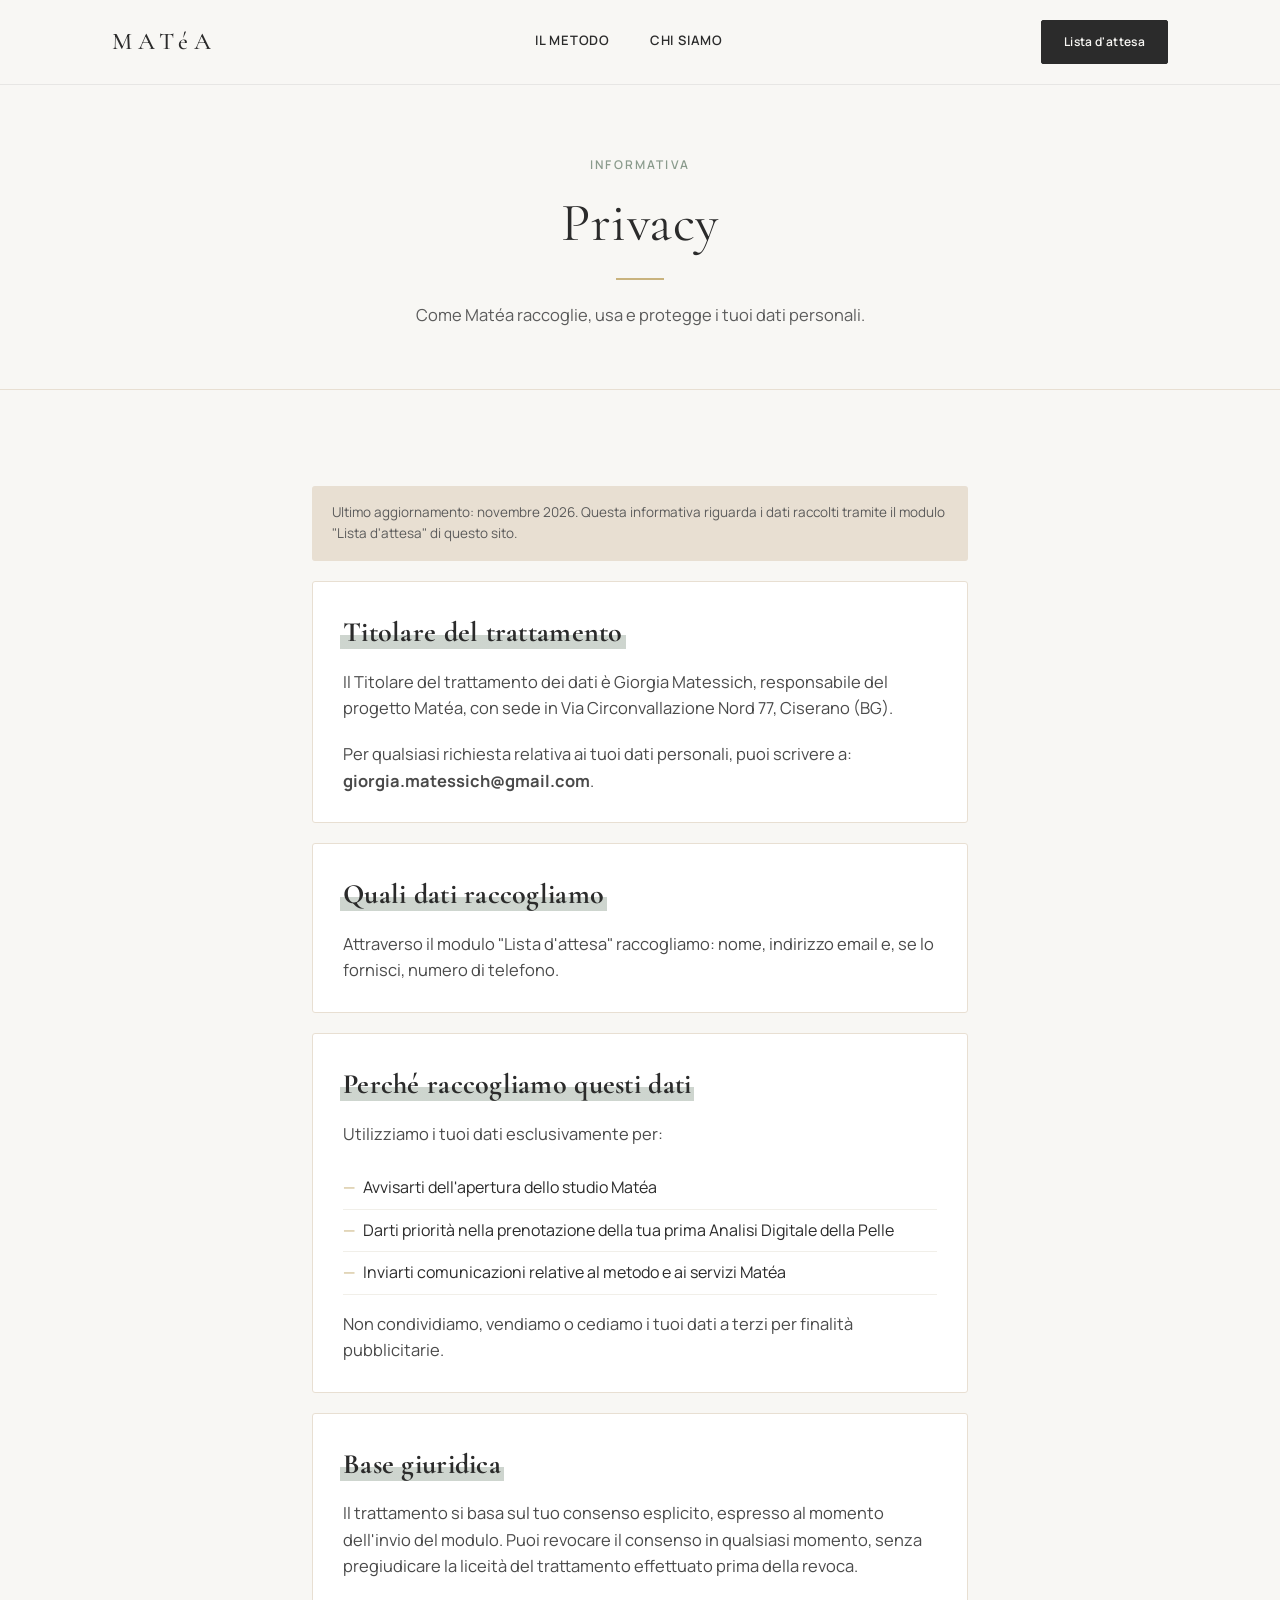
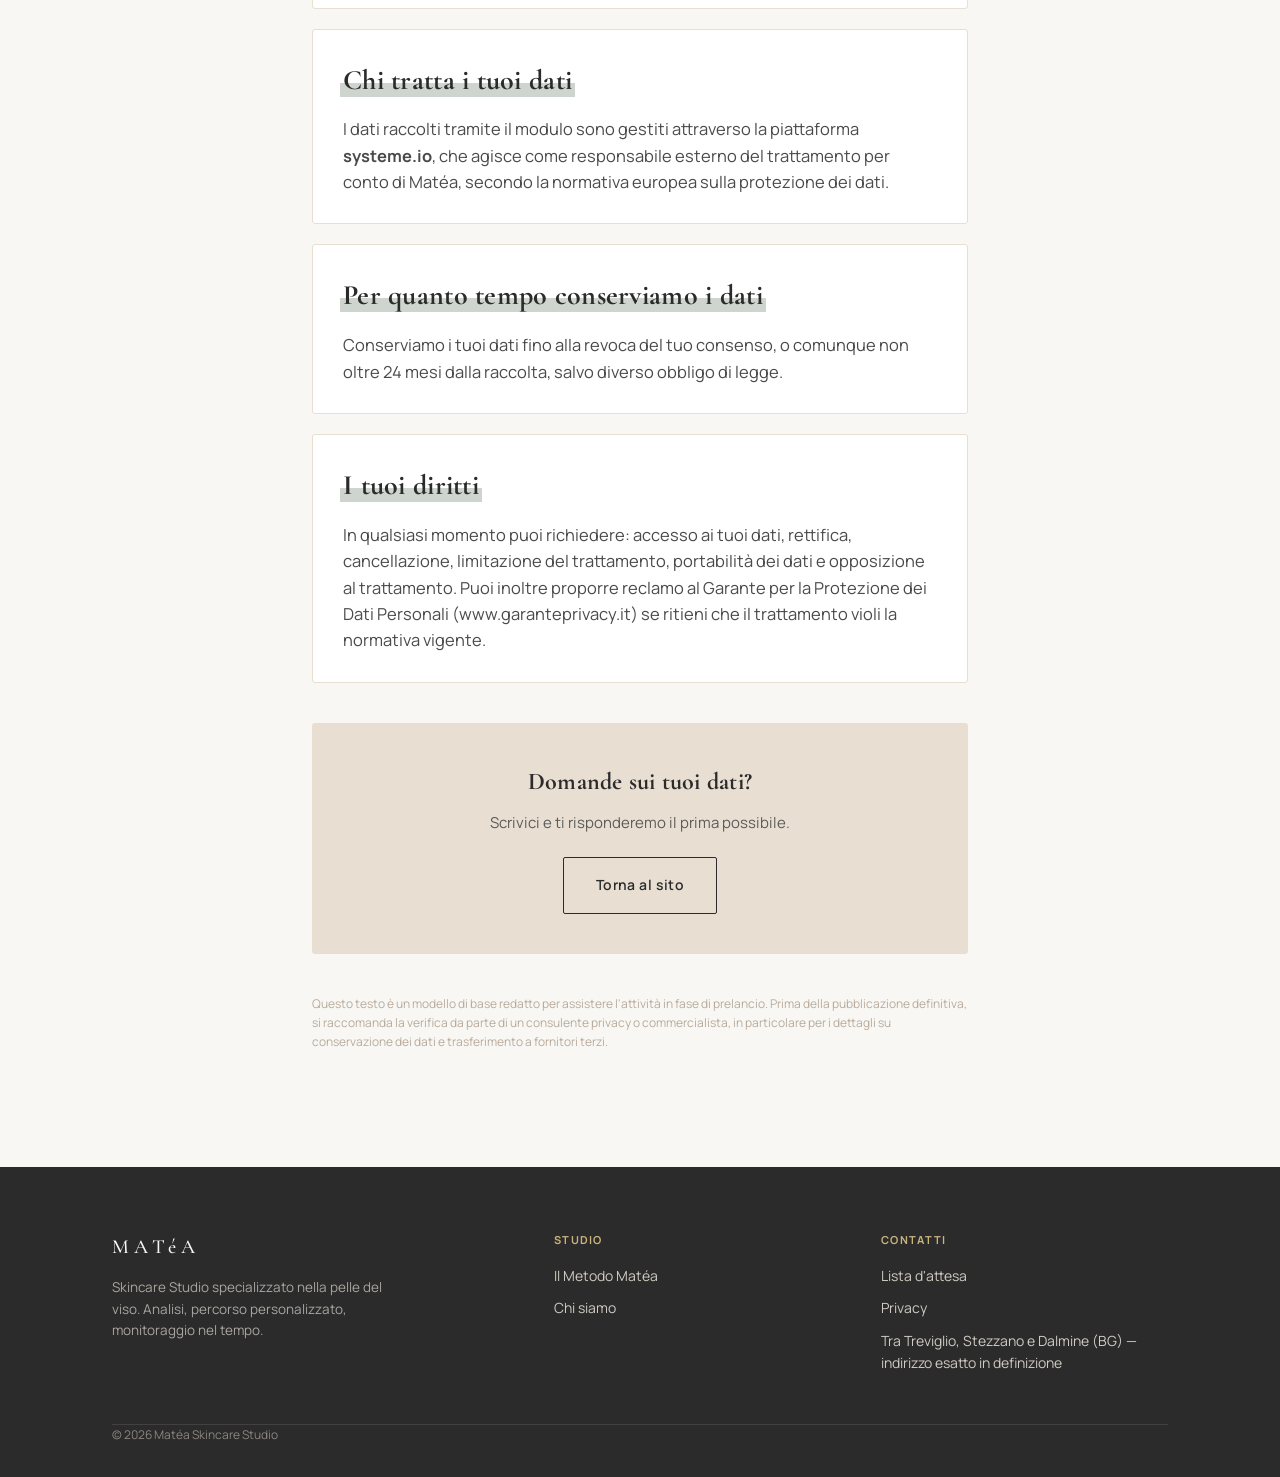
<file: privacy.html>
<!DOCTYPE html>
<html lang="it">
<head>
<meta charset="UTF-8">
<meta name="viewport" content="width=device-width, initial-scale=1.0, maximum-scale=1.0, user-scalable=no, viewport-fit=cover">
<title>Informativa sulla Privacy — Matéa</title>
<meta name="description" content="Informativa sul trattamento dei dati personali raccolti da Matéa Skincare Studio.">
<link rel="canonical" href="https://danielsportelli.github.io/matea/privacy.html">
<meta name="theme-color" content="#2B2B2B">
<link rel="icon" type="image/png" href="immagini/favicon.png">
<link rel="apple-touch-icon" href="immagini/favicon.png">
<meta name="robots" content="noindex">
<link rel="preconnect" href="https://fonts.googleapis.com">
<link href="https://fonts.googleapis.com/css2?family=Cormorant+Garamond:ital,wght@0,300;0,400;0,500;0,700;1,400&family=Manrope:wght@400;500;600;700&display=swap" rel="stylesheet">
<style>
  :root{
    --warm-white:#F8F7F4;
    --beige:#E8DFD2;
    --taupe:#B9AA9B;
    --charcoal:#2B2B2B;
    --sage:#8A9B8C;
    --gold:#C9B37E;
    --tint-sage:#EEF1EA;
  }
  *{box-sizing:border-box; margin:0; padding:0;}
  html{scroll-behavior:smooth;}
  body{
    background:var(--warm-white);
    color:var(--charcoal);
    font-family:'Manrope', sans-serif;
    font-weight:400;
    line-height:1.6;
    -webkit-font-smoothing:antialiased;
  }
  a{color:inherit; text-decoration:none;}
  img{max-width:100%; display:block;}
  .wrap{max-width:1120px; margin:0 auto; padding:0 32px;}
  h1,h2,h3{
    font-family:'Cormorant Garamond', serif;
    font-weight:400;
    color:var(--charcoal);
    letter-spacing:0.01em;
  }
  .eyebrow{
    font-size:12px;
    letter-spacing:0.18em;
    text-transform:uppercase;
    color:var(--sage);
    font-weight:600;
  }
  button, .btn{
    display:inline-block;
    font-family:'Manrope', sans-serif;
    font-weight:600;
    font-size:14px;
    letter-spacing:0.03em;
    padding:16px 32px;
    border-radius:2px;
    cursor:pointer;
    transition:all .25s ease;
    border:1px solid var(--charcoal);
  }
  .btn-primary{ background:var(--charcoal); color:var(--warm-white); }
  .btn-primary:hover{ background:#000; }
  .btn-outline{ background:transparent; color:var(--charcoal); }
  .btn-outline:hover{ background:var(--charcoal); color:var(--warm-white); }
  a:focus-visible, button:focus-visible{ outline:2px solid var(--sage); outline-offset:3px; }

  /* scroll reveal */
  .reveal{ opacity:0; transform:translateY(18px); transition:opacity .7s ease, transform .7s ease; }
  .reveal.in-view{ opacity:1; transform:translateY(0); }
  @media (prefers-reduced-motion: reduce){
    .reveal{ transition:none; opacity:1; transform:none; }
  }

  /* ---------- NAV ---------- */
  header{
    position:sticky; top:0; z-index:50;
    background:rgba(248,247,244,0.92);
    backdrop-filter:blur(6px);
    border-bottom:1px solid rgba(43,43,43,0.08);
  }
  nav.wrap{ display:flex; align-items:center; justify-content:space-between; height:84px; }
  .logo{ font-family:'Cormorant Garamond', serif; font-size:24px; letter-spacing:0.24em; font-weight:500; }
  .nav-links{ display:flex; gap:40px; font-size:13px; letter-spacing:0.06em; text-transform:uppercase; font-weight:600; }
  .nav-links a{ position:relative; padding-bottom:4px; }
  .nav-links a::after{ content:""; position:absolute; left:0; bottom:0; width:0; height:1px; background:var(--gold); transition:width .25s ease; }
  .nav-links a:hover::after{ width:100%; }
  .nav-cta .btn{ padding:11px 22px; font-size:12px; }

  /* ---------- HERO ---------- */
  .hero{ padding:110px 0 90px; text-align:center; }
  .hero .eyebrow{ display:block; margin-bottom:24px; }
  .hero h1{ font-size:clamp(40px, 6vw, 68px); line-height:1.12; max-width:820px; margin:0 auto; }
  .hero h1 em{ font-style:italic; color:var(--sage); }
  .hero p.sub{ max-width:520px; margin:28px auto 0; color:#5b5b5b; font-size:17px; }
  .hero .cta-row{ display:flex; gap:18px; justify-content:center; margin-top:40px; flex-wrap:wrap; }
  .hero .price-note{ margin-top:18px; font-size:13px; letter-spacing:0.01em; color:#7d7469; max-width:440px; margin-left:auto; margin-right:auto; }

  .glow-panel{
    margin-top:64px; height:340px; border-radius:4px;
    background:
      radial-gradient(circle at 30% 30%, rgba(201,179,126,0.35), transparent 55%),
      radial-gradient(circle at 75% 60%, rgba(138,155,140,0.30), transparent 55%),
      linear-gradient(135deg, #efe9df, #e3dccf 60%, #d9d0c0);
    position:relative; overflow:hidden;
  }
  .glow-panel::after{ content:""; position:absolute; inset:0; background:linear-gradient(180deg, rgba(255,255,255,0.15), rgba(0,0,0,0.05)); }
  .glow-panel .ph-label{
    position:absolute; bottom:16px; right:20px; font-size:11px; letter-spacing:0.08em;
    text-transform:uppercase; color:rgba(43,43,43,0.35);
  }

  section{ padding:96px 0; }
  .section-head{ max-width:640px; margin-bottom:56px; }
  .section-head.center{ margin-left:auto; margin-right:auto; text-align:center; }
  .section-head h2{ font-size:clamp(30px,4vw,42px); margin-top:14px; }
  .section-head p{ color:#5b5b5b; margin-top:16px; font-size:16px; }

  /* ---------- METODO — dots/line separati dal testo per allineamento robusto ---------- */
  .metodo-track{ display:flex; position:relative; margin-bottom:8px; }
  .metodo-track::before{
    content:""; position:absolute; top:28px; left:0; right:0; height:1px; background:var(--beige);
  }
  .metodo-node{ flex:1; text-align:center; padding:0 10px; position:relative; z-index:2; }
  .metodo-node .num{ display:block; height:24px; line-height:24px; font-family:'Cormorant Garamond', serif; font-size:14px; color:var(--taupe); }
  .metodo-node .dot{ width:9px; height:9px; border-radius:50%; background:var(--warm-white); border:1.5px solid var(--sage); margin:0 auto; }
  .metodo-steps{ display:flex; }
  .metodo-step{ flex:1; text-align:center; padding:20px 10px 0; }
  .metodo-step h3{ font-size:19px; margin-bottom:8px; }
  .metodo-step p{ font-size:13.5px; color:#6b6b6b; }

  /* ---------- TRUST STRIP ---------- */
  .trust-strip{ padding:0 0 96px; }
  .trust-grid{ display:grid; grid-template-columns:repeat(3,1fr); gap:1px; background:var(--beige); border:1px solid var(--beige); }
  .trust-item{ background:var(--warm-white); padding:32px 28px; text-align:center; }
  .trust-item .num-big{ font-family:'Cormorant Garamond', serif; font-size:32px; color:var(--sage); display:block; margin-bottom:6px; }
  .trust-item p{ font-size:13.5px; color:#5b5b5b; }

  /* ---------- POSIZIONAMENTO ---------- */
  .quote-band{ background:var(--charcoal); color:var(--warm-white); }
  .quote-band .wrap{ text-align:center; }
  .quote-band p.eyebrow{ color:var(--gold); }
  .quote-band blockquote{
    font-family:'Cormorant Garamond', serif; font-style:italic; font-size:clamp(24px,3.4vw,36px);
    line-height:1.4; max-width:760px; margin:22px auto 0; color:var(--warm-white);
  }

  /* ---------- PERCORSI ---------- */
  .funnel-note{ font-size:14px; color:#6b6b6b; margin-top:-30px; margin-bottom:40px; max-width:560px; }
  .cards{ display:grid; grid-template-columns:1fr 1.15fr; gap:28px; align-items:start; position:relative; }
  .flow-arrow{
    display:flex; align-items:center; justify-content:center; color:var(--taupe); font-size:13px;
    letter-spacing:0.06em; text-transform:uppercase; grid-column:1/-1; margin:-4px 0 4px; gap:10px;
  }
  .flow-arrow::before, .flow-arrow::after{ content:""; height:1px; width:60px; background:var(--beige); }
  .card{ background:#fff; border:1px solid var(--beige); padding:44px 38px; border-radius:3px; }
  .card .eyebrow{ margin-bottom:10px; }
  .card h3{ font-size:28px; margin-bottom:6px; }
  .card .price{ font-size:15px; color:var(--sage); font-weight:600; margin-bottom:22px; }
  .card ul{ list-style:none; margin-bottom:28px; }
  .card li{ font-size:14.5px; padding:9px 0 9px 20px; position:relative; border-bottom:1px solid #f1efe9; color:#4a4a4a; }
  .card li::before{ content:"—"; position:absolute; left:0; color:var(--gold); }
  .card.featured{ background:var(--charcoal); color:var(--warm-white); border-color:var(--charcoal); }
  .card.featured li{ color:#d8d5cd; border-color:rgba(255,255,255,0.08); }
  .card.featured h3, .card.featured .price{ color:var(--warm-white); }
  .card.featured .price{ color:var(--gold); }
  .card.featured .funnel-callout{
    font-size:13px; color:#c9c5bc; border-top:1px solid rgba(255,255,255,0.12); padding-top:18px; margin-top:6px;
  }

  .percorso-track{ margin:26px 0 30px; }
  .percorso-track .months{ display:flex; justify-content:space-between; font-size:10.5px; letter-spacing:0.05em; text-transform:uppercase; color:var(--taupe); margin-bottom:10px; }
  .percorso-track .ticks{ display:flex; gap:4px; }
  .tick{ flex:1; height:3px; background:rgba(255,255,255,0.16); border-radius:2px; }
  .tick.done{ background:var(--gold); }

  /* ---------- CHI SIAMO ---------- */
  .founder{ display:grid; grid-template-columns:1fr 1fr; gap:64px; align-items:center; }
  .founder .glow-panel{ margin-top:0; height:420px; }
  .founder h2{ font-size:clamp(28px,3.6vw,38px); margin:14px 0 20px; }
  .founder p{ color:#5b5b5b; margin-bottom:14px; }

  /* ---------- FAQ ---------- */
  .faq{ max-width:760px; margin:0 auto; }
  .faq-item{ border-bottom:1px solid var(--beige); padding:22px 0; }
  .faq-item summary{ cursor:pointer; font-weight:600; font-size:15.5px; list-style:none; display:flex; justify-content:space-between; align-items:center; }
  .faq-item summary::-webkit-details-marker{ display:none; }
  .faq-item summary::after{ content:"+"; font-size:20px; color:var(--sage); font-weight:400; }
  .faq-item[open] summary::after{ content:"–"; }
  .faq-item p{ margin-top:12px; font-size:14.5px; color:#5b5b5b; max-width:640px; }

  /* ---------- CTA FINALE ---------- */
  .cta-final{ text-align:center; background:var(--beige); }
  .cta-final h2{ font-size:clamp(28px,4vw,40px); max-width:640px; margin:16px auto 12px; }
  .cta-final .price-note{ font-size:13px; color:#7d7469; margin-bottom:30px; }

  footer{ background:var(--charcoal); color:#cfcbc2; padding:64px 0 32px; font-size:14px; }
  .foot-grid{ display:grid; grid-template-columns:1.4fr 1fr 1fr; gap:40px; padding-bottom:40px; border-bottom:1px solid rgba(255,255,255,0.1); }
  footer .logo{ color:var(--warm-white); font-size:20px; }
  footer p{ margin-top:14px; max-width:280px; color:#a9a5a0; font-size:13.5px; }
  footer h4{ font-size:11px; letter-spacing:0.12em; text-transform:uppercase; color:var(--gold); margin-bottom:16px; font-weight:700; }
  footer ul{ list-style:none; }
  footer li{ margin-bottom:10px; }
  footer li a:hover{ color:var(--warm-white); }
  .foot-bottom{ display:flex; justify-content:space-between; padding-top:24px; font-size:12px; color:#8a867f; flex-wrap:wrap; gap:10px; }

  @media (max-width: 860px){
    .nav-links{ display:none; }
    .cards{ grid-template-columns:1fr; }
    .flow-arrow{ margin:4px 0; }
    .founder{ grid-template-columns:1fr; }
    .founder .glow-panel{ order:-1; height:280px; }
    .foot-grid{ grid-template-columns:1fr; gap:28px; }
    .trust-grid{ grid-template-columns:1fr; }
    .metodo-track{ display:none; }
    .metodo-steps{ flex-direction:column; gap:22px; }
    .metodo-step{ text-align:left; padding:0; display:flex; flex-direction:column; }
  }


  /* ---------- SUB-PAGE HERO ---------- */
  .page-hero{ padding:70px 0 60px; text-align:center; border-bottom:1px solid var(--beige); }
  .page-hero .eyebrow{ display:block; margin-bottom:18px; }
  .page-hero h1{ font-size:clamp(34px,5vw,54px); line-height:1.15; max-width:760px; margin:0 auto; }
  .page-hero p.sub{ max-width:560px; margin:22px auto 0; color:#5b5b5b; font-size:16.5px; }
  .breadcrumb{ font-size:12px; letter-spacing:0.05em; color:var(--taupe); margin-bottom:18px; }
  .breadcrumb a{ color:var(--sage); }
  .breadcrumb a:hover{ text-decoration:underline; }

  /* long-form article typography */
  .prose{ max-width:720px; }
  .prose p{ color:#4a4a4a; font-size:16.5px; margin-bottom:20px; }
  .prose h2{ font-size:clamp(26px,3.4vw,34px); margin:56px 0 18px; }
  .prose h2:first-child{ margin-top:0; }

  .mini-cta{
    background:var(--beige); border-radius:3px; padding:40px; text-align:center; margin-top:40px;
  }
  .mini-cta h3{ font-size:24px; margin-bottom:10px; }
  .mini-cta p{ color:#5b5b5b; margin-bottom:22px; font-size:15px; }


  /* ---------- SAFE AREA (notch) ---------- */
  body{ padding-top: env(safe-area-inset-top); padding-bottom: env(safe-area-inset-bottom); padding-left: env(safe-area-inset-left); padding-right: env(safe-area-inset-right); }
  header{ padding-top: env(safe-area-inset-top); top: 0; }

  /* ---------- ANTI-COPY (soft deterrent, not real protection) ---------- */
  body{ -webkit-user-select:none; -moz-user-select:none; -ms-user-select:none; user-select:none; -webkit-touch-callout:none; }
  input, textarea{ -webkit-user-select:text; -moz-user-select:text; -ms-user-select:text; user-select:text; }
  img{ -webkit-user-drag:none; user-drag:none; pointer-events:none; }
</style>
<link rel="stylesheet" href="matea-ui.css">
</head>
<body>
<header>
  <nav class="wrap">
    <a href="index.html" class="logo">MATéA</a>
    <div class="nav-links">
      <a href="metodo.html">Il Metodo</a>
      <a href="chi-siamo.html">Chi siamo</a>
    </div>
    <div class="nav-cta">
      <a href="index.html#contatti" class="btn btn-primary">Lista d'attesa</a>
    </div>
  </nav>
</header>
<main>
  <section class="page-hero">
    <div class="wrap reveal">
      <span class="eyebrow">Informativa</span>
      <h1>Privacy</h1>
      <p class="sub">Come Matéa raccoglie, usa e protegge i tuoi dati personali.</p>
    </div>
  </section>

  <section>
    <div class="wrap reveal prose">
      <p style="background:var(--beige); padding:16px 20px; border-radius:3px; font-size:13.5px; color:#5b5b5b;">Ultimo aggiornamento: novembre 2026. Questa informativa riguarda i dati raccolti tramite il modulo "Lista d'attesa" di questo sito.</p>

      <div class="info-card"><h2><span class="hl">Titolare del trattamento</span></h2>
      <p>Il Titolare del trattamento dei dati è Giorgia Matessich, responsabile del progetto Matéa, con sede in Via Circonvallazione Nord 77, Ciserano (BG).</p>
      <p>Per qualsiasi richiesta relativa ai tuoi dati personali, puoi scrivere a: <strong>giorgia.matessich@gmail.com</strong>.</p>
      </div>
      <div class="info-card"><h2><span class="hl">Quali dati raccogliamo</span></h2>
      <p>Attraverso il modulo "Lista d'attesa" raccogliamo: nome, indirizzo email e, se lo fornisci, numero di telefono.</p>
      </div>
      <div class="info-card"><h2><span class="hl">Perché raccogliamo questi dati</span></h2>
      <p>Utilizziamo i tuoi dati esclusivamente per:</p>
      <ul style="list-style:none; margin:16px 0;">
        <li style="padding:8px 0 8px 20px; position:relative; border-bottom:1px solid #f1efe9;"><span style="position:absolute; left:0; color:var(--gold);">—</span>Avvisarti dell'apertura dello studio Matéa</li>
        <li style="padding:8px 0 8px 20px; position:relative; border-bottom:1px solid #f1efe9;"><span style="position:absolute; left:0; color:var(--gold);">—</span>Darti priorità nella prenotazione della tua prima Analisi Digitale della Pelle</li>
        <li style="padding:8px 0 8px 20px; position:relative; border-bottom:1px solid #f1efe9;"><span style="position:absolute; left:0; color:var(--gold);">—</span>Inviarti comunicazioni relative al metodo e ai servizi Matéa</li>
      </ul>
      <p>Non condividiamo, vendiamo o cediamo i tuoi dati a terzi per finalità pubblicitarie.</p>
      </div>
      <div class="info-card"><h2><span class="hl">Base giuridica</span></h2>
      <p>Il trattamento si basa sul tuo consenso esplicito, espresso al momento dell'invio del modulo. Puoi revocare il consenso in qualsiasi momento, senza pregiudicare la liceità del trattamento effettuato prima della revoca.</p>
      </div>
      <div class="info-card"><h2><span class="hl">Chi tratta i tuoi dati</span></h2>
      <p>I dati raccolti tramite il modulo sono gestiti attraverso la piattaforma <strong>systeme.io</strong>, che agisce come responsabile esterno del trattamento per conto di Matéa, secondo la normativa europea sulla protezione dei dati.</p>
      </div>
      <div class="info-card"><h2><span class="hl">Per quanto tempo conserviamo i dati</span></h2>
      <p>Conserviamo i tuoi dati fino alla revoca del tuo consenso, o comunque non oltre 24 mesi dalla raccolta, salvo diverso obbligo di legge.</p>
      </div>
      <div class="info-card"><h2><span class="hl">I tuoi diritti</span></h2>
      <p>In qualsiasi momento puoi richiedere: accesso ai tuoi dati, rettifica, cancellazione, limitazione del trattamento, portabilità dei dati e opposizione al trattamento. Puoi inoltre proporre reclamo al Garante per la Protezione dei Dati Personali (www.garanteprivacy.it) se ritieni che il trattamento violi la normativa vigente.</p>
      </div>
      <div class="mini-cta">
        <h3>Domande sui tuoi dati?</h3>
        <p>Scrivici e ti risponderemo il prima possibile.</p>
        <a href="index.html#contatti" class="btn btn-outline">Torna al sito</a>
      </div>

      <p style="font-size:12px; color:var(--taupe); margin-top:40px;">Questo testo è un modello di base redatto per assistere l'attività in fase di prelancio. Prima della pubblicazione definitiva, si raccomanda la verifica da parte di un consulente privacy o commercialista, in particolare per i dettagli su conservazione dei dati e trasferimento a fornitori terzi.</p>
    </div>
  </section>
</main>
<footer>
  <div class="wrap">
    <div class="foot-grid">
      <div>
        <div class="logo">MATéA</div>
        <p>Skincare Studio specializzato nella pelle del viso. Analisi, percorso personalizzato, monitoraggio nel tempo.</p>
      </div>
      <div>
        <h4>Studio</h4>
        <ul>
          <li><a href="metodo.html">Il Metodo Matéa</a></li>
          <li><a href="chi-siamo.html">Chi siamo</a></li>
        </ul>
      </div>
      <div>
        <h4>Contatti</h4>
        <ul>
          <li><a href="index.html#contatti">Lista d'attesa</a></li>
          <li><a href="privacy.html">Privacy</a></li>
          <li>Tra Treviglio, Stezzano e Dalmine (BG) — indirizzo esatto in definizione</li>
        </ul>
      </div>
    </div>
    <div class="foot-bottom wrap" style="padding:0;">
      <span>© 2026 Matéa Skincare Studio</span>
    </div>
  </div>
</footer>
<script>
  document.addEventListener('DOMContentLoaded', () => {
    const els = document.querySelectorAll('.reveal');
    if(!('IntersectionObserver' in window)){ els.forEach(el => el.classList.add('in-view')); return; }
    const io = new IntersectionObserver((entries) => {
      entries.forEach(entry => {
        if(entry.isIntersecting){ entry.target.classList.add('in-view'); io.unobserve(entry.target); }
      });
    }, { threshold: 0.15 });
    els.forEach(el => io.observe(el));
  });
</script>

<script>
  document.addEventListener('contextmenu', function(e){
    if (e.target.tagName === 'IMG') e.preventDefault();
  });
  document.querySelectorAll('img').forEach(function(img){ img.setAttribute('draggable','false'); });
</script>
</body>

</body>
</html>
</file>
<file: matea-ui.css>
/* =========================================================
   Matéa — livello UI condiviso (titoli, evidenziatore, card)
   Caricato dopo lo <style> di ogni pagina, così lo completa.
   Stesso linguaggio visivo dell'app interna di consulenza.
   ========================================================= */

/* Evidenziatore salvia dietro i titoli di sezione */
.hl{
  background:linear-gradient(transparent 58%, rgba(138,155,140,.42) 58%);
  padding:0 .1em; margin:0 -.1em;
  -webkit-box-decoration-break:clone; box-decoration-break:clone;
}

/* Gerarchia dei titoli: H2 e H3 in bold, H1 elegante con filetto oro */
h2, .section-head h2, .prose h2, .founder h2, .cta-final h2{ font-weight:700; }
.card h3, .metodo-step h3, .mini-cta h3{ font-weight:700; }
.page-hero h1::after{
  content:""; display:block; width:48px; height:2px; background:var(--gold); margin:24px auto 0;
}

/* Card informative (testo lungo suddiviso in blocchi) */
.info-card{
  background:#fff; border:1px solid var(--beige); border-radius:3px;
  padding:28px 30px; margin-bottom:20px;
}
.info-card h2{ margin:0 0 14px; font-size:clamp(22px,3vw,28px); }
.info-card h3{ font-size:24px; font-weight:700; margin:0 0 12px; }
.info-card p:last-child{ margin-bottom:0; }
.info-card ul{ margin-bottom:0; }
.info-grid{ display:grid; grid-template-columns:1fr 1fr; gap:20px; }
.info-grid .info-card{ margin-bottom:0; }

/* Le cinque fasi: una card per fase */
.metodo-steps{ counter-reset:fase; }
.metodo-step{
  background:#fff; border:1px solid var(--beige); border-radius:3px; padding:24px 18px 22px;
}
@media (min-width:861px){
  .metodo-step{ margin:0 6px; }
}

/* Le tecnologie: una card per tecnologia, titolo nello stile del sito */
.prose .tech-item{
  background:#fff; border:1px solid var(--beige); border-radius:3px; padding:26px 28px;
}
.prose .tech-item h3{
  font-family:'Cormorant Garamond', serif; font-size:24px; font-weight:700; margin-bottom:10px;
}

/* Fa per te / Non fa per te: titolo vero al posto dell'etichetta */
.card .card-title{ font-size:26px; font-weight:700; margin:0 0 16px; line-height:1.2; }

.prose .tech-item{ min-width:0; }
.prose .tech-item > div:last-child{ min-width:0; }
.prose .tech-item h3{ overflow-wrap:anywhere; }

/* Domande frequenti dentro una card */
.faq{ background:#fff; border:1px solid var(--beige); border-radius:3px; padding:4px 28px; }
.faq .faq-item:last-child{ border-bottom:0; }

@media (max-width:860px){
  .info-grid{ grid-template-columns:1fr; }
  .info-card{ padding:24px 22px; }
  .metodo-steps{ gap:12px; }
  .metodo-step{ padding:20px 20px 18px; }
  .metodo-step h3{ display:flex; align-items:center; gap:12px; margin-bottom:10px; }
  .metodo-step h3::before{
    counter-increment:fase; content:counter(fase);
    flex:0 0 28px; height:28px; border-radius:50%; background:var(--tint-sage); color:var(--sage);
    font:700 13px 'Manrope', sans-serif; display:flex; align-items:center; justify-content:center;
  }
  .prose .tech-item{ padding:22px 18px; gap:14px; }
  .prose .tech-item h3{ font-size:21px; }
  .faq{ padding:2px 20px; }
}
</file>
